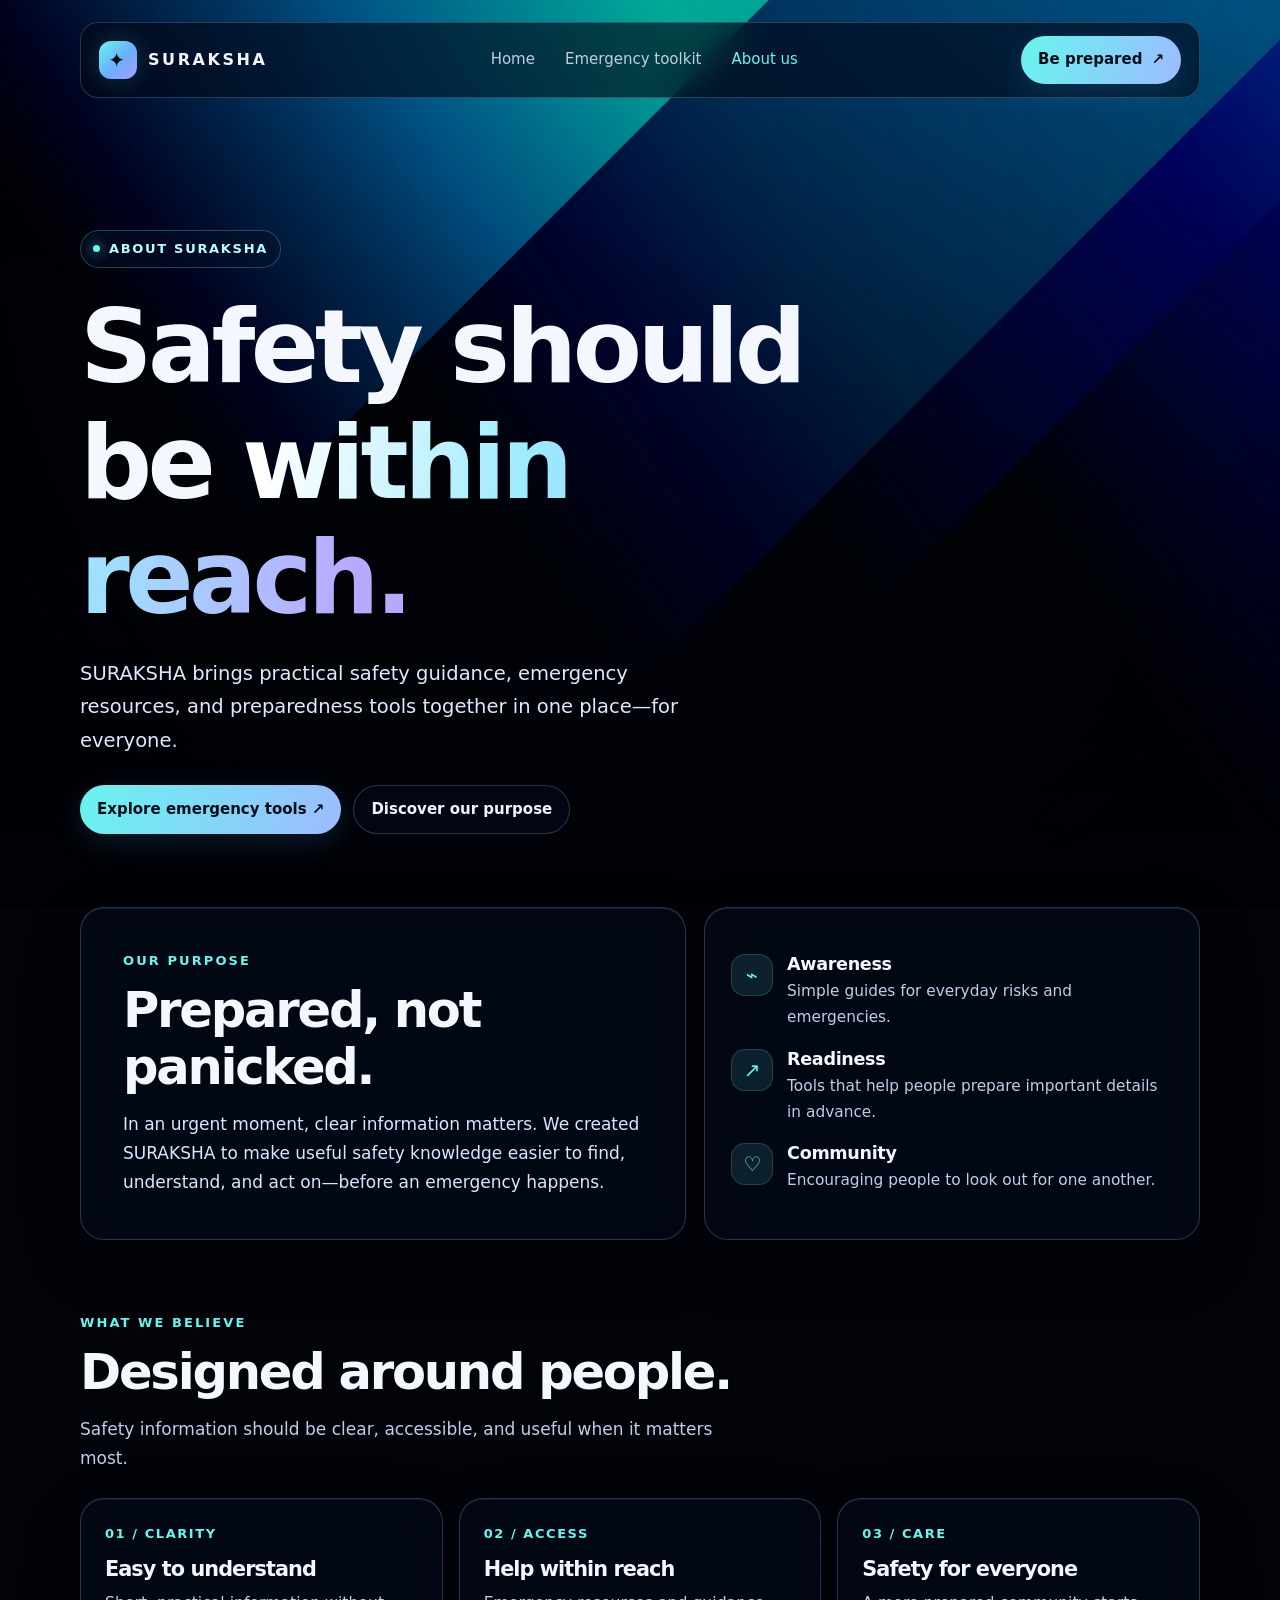
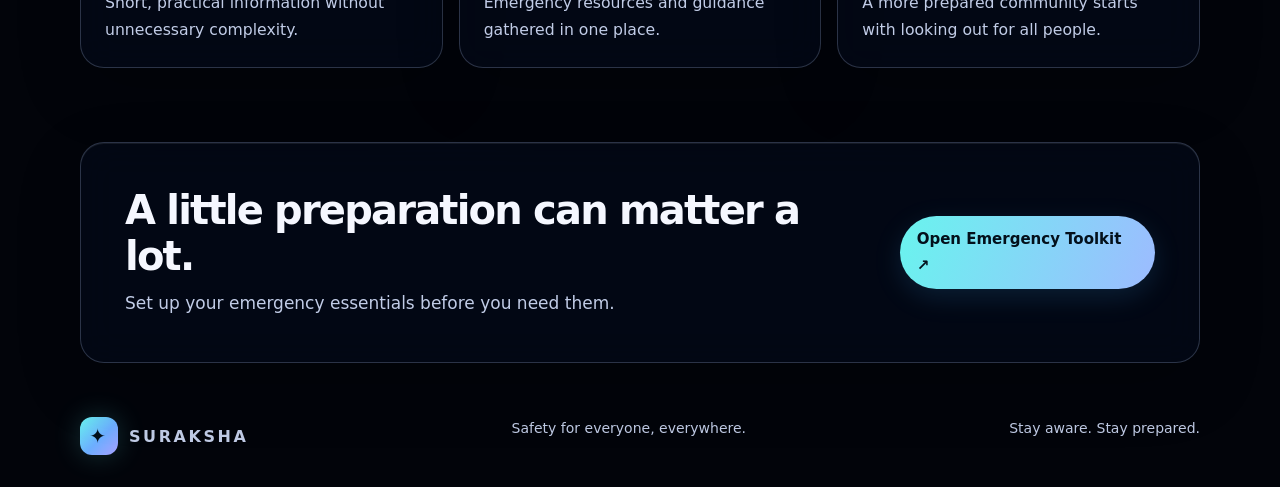
<file: Suraksha/about.html>
<!DOCTYPE html>
<html lang="en">
<head>
  <meta charset="UTF-8">
  <meta name="viewport" content="width=device-width, initial-scale=1">
  <meta name="theme-color" content="#03050c">
  <title>About SURAKSHA</title>
  <style>
    :root {
      --text: #f5f7ff;
      --muted: #c1cce7;
      --line: rgba(185, 211, 255, .22);
      --glass: rgba(4, 10, 28, .60);
      --cyan: #69f4ee;
      --blue: #6caeff;
      --violet: #a7a0ff;
    }
    * { box-sizing: border-box; }
    html { scroll-behavior: smooth; }
    body {
      margin: 0;
      min-height: 100vh;
      color: var(--text);
      background: #02040a;
      font: 17px/1.7 "Segoe UI", system-ui, -apple-system, Arial, sans-serif;
    }
    .backdrop {
      position: fixed;
      inset: 0;
      z-index: -2;
      background-image:
        linear-gradient(180deg, rgba(1, 4, 14, .30), rgba(1, 4, 14, .70)),
        url("[data-uri]");
      background-size: cover;
      background-position: center;
      background-repeat: no-repeat;
      transform: scale(1.02);
    }
    .backdrop::after {
      content: "";
      position: absolute;
      inset: 0;
      background: radial-gradient(ellipse at 50% 20%, transparent 0%, rgba(0,0,0,.25) 70%, rgba(0,0,0,.5) 100%);
    }
    a { color: inherit; text-decoration: none; }
    a:focus-visible { outline: 3px solid var(--cyan); outline-offset: 4px; }
    .wrap { width: min(1120px, calc(100% - 36px)); margin: auto; }
    .nav {
      display: flex; align-items: center; justify-content: space-between;
      gap: 18px; margin: 22px auto 0; padding: 13px 18px;
      border: 1px solid var(--line); border-radius: 18px;
      background: rgba(2, 7, 22, .62); backdrop-filter: blur(18px);
      -webkit-backdrop-filter: blur(18px);
    }
    .brand { display: flex; align-items: center; gap: 11px; font-size: 1rem; font-weight: 800; letter-spacing: .16em; }
    .brand-mark {
      display: grid; place-items: center; width: 38px; height: 38px; border-radius: 12px;
      color: #04101a; font-size: 20px; background: linear-gradient(135deg, var(--cyan), var(--blue) 55%, var(--violet));
      box-shadow: 0 0 28px rgba(105,244,238,.2);
    }
    .nav-links { display: flex; align-items: center; gap: clamp(14px, 3vw, 30px); color: #e1e9ff; font-size: 15px; }
    .nav-links a { opacity: .85; transition: opacity .2s, color .2s; }
    .nav-links a:hover, .nav-links a[aria-current="page"] { opacity: 1; color: var(--cyan); }
    .nav-cta, .button {
      display: inline-flex; justify-content: center; align-items: center; gap: 9px;
      padding: 11px 17px; border-radius: 999px; font-weight: 750; font-size: 15px;
      color: #03101b; background: linear-gradient(110deg, var(--cyan), #9dbbff);
      border: 0; box-shadow: 0 8px 28px rgba(68, 177, 255, .15);
      transition: transform .2s, filter .2s;
    }
    .nav-cta:hover, .button:hover { transform: translateY(-2px); filter: brightness(1.08); }
    .hero { padding: clamp(70px, 11vw, 132px) 0 55px; max-width: 850px; }
    .eyebrow {
      display: inline-flex; align-items: center; gap: 9px; padding: 7px 12px;
      border: 1px solid rgba(105,244,238,.28); border-radius: 999px;
      background: rgba(4, 17, 39, .52); color: #b9fffb; font-size: 13px;
      font-weight: 800; letter-spacing: .13em; text-transform: uppercase;
    }
    .eyebrow::before { content: ""; width: 7px; height: 7px; border-radius: 50%; background: var(--cyan); box-shadow: 0 0 13px var(--cyan); }
    h1, h2, h3 { line-height: 1.15; letter-spacing: -.045em; }
    h1 { margin: 22px 0 20px; font-size: clamp(3rem, 8vw, 6.3rem); max-width: 12ch; }
    .gradient-text { color: transparent; background: linear-gradient(100deg, #fff 5%, #9beaff 45%, #b8a9ff 90%); background-clip: text; -webkit-background-clip: text; }
    .hero p { max-width: 650px; color: #e0e8ff; font-size: clamp(1.05rem, 2vw, 1.22rem); margin: 0; }
    .hero-actions { display: flex; flex-wrap: wrap; gap: 12px; margin-top: 28px; }
    .button.secondary { color: #eff4ff; background: rgba(5, 12, 31, .52); border: 1px solid var(--line); box-shadow: none; }
    .section-label { color: var(--cyan); font-size: 13px; font-weight: 800; letter-spacing: .16em; text-transform: uppercase; margin-bottom: 10px; }
    .section-title { font-size: clamp(2rem, 4vw, 3.1rem); margin: 0 0 14px; }
    .section-intro { color: var(--muted); max-width: 660px; margin: 0; }
    .glass {
      background: var(--glass); border: 1px solid var(--line); border-radius: 24px;
      backdrop-filter: blur(18px); -webkit-backdrop-filter: blur(18px);
      box-shadow: 0 22px 65px rgba(0,0,0,.20), inset 0 1px rgba(255,255,255,.07);
    }
    .mission { display: grid; grid-template-columns: 1.1fr .9fr; gap: 18px; margin: 18px 0 72px; }
    .mission-main { padding: clamp(24px, 4vw, 42px); }
    .mission-main p { color: #dbe5ff; margin: 0; }
    .mission-side { padding: 26px; display: flex; flex-direction: column; justify-content: center; gap: 18px; }
    .stat { display: flex; align-items: flex-start; gap: 14px; }
    .stat-icon { flex: 0 0 42px; height: 42px; display: grid; place-items: center; border-radius: 14px; color: var(--cyan); background: rgba(93,221,255,.11); border: 1px solid rgba(105,244,238,.18); font-size: 20px; }
    .stat h3 { margin: 0 0 4px; font-size: 1.1rem; letter-spacing: -.02em; }
    .stat p { margin: 0; color: var(--muted); font-size: .96rem; }
    .values { padding: 0 0 74px; }
    .value-grid { display: grid; grid-template-columns: repeat(3, 1fr); gap: 16px; margin-top: 25px; }
    .value-card { padding: 24px; transition: transform .2s, border-color .2s; }
    .value-card:hover { transform: translateY(-5px); border-color: rgba(105,244,238,.5); }
    .value-number { color: var(--cyan); font-size: 13px; font-weight: 800; letter-spacing: .12em; }
    .value-card h3 { margin: 13px 0 8px; font-size: 1.3rem; }
    .value-card p { color: var(--muted); margin: 0; font-size: .98rem; }
    .cta { margin-bottom: 30px; padding: clamp(25px, 5vw, 44px); display: flex; align-items: center; justify-content: space-between; gap: 24px; }
    .cta h2 { font-size: clamp(1.7rem, 4vw, 2.5rem); margin: 0 0 10px; }
    .cta p { color: var(--muted); margin: 0; }
    footer { display: flex; justify-content: space-between; gap: 16px; flex-wrap: wrap; padding: 24px 0 32px; color: #c0cbe5; font-size: 14px; }
    @media (max-width: 760px) {
      .nav { flex-wrap: wrap; }
      .nav-links { order: 3; width: 100%; justify-content: space-between; flex-wrap: wrap; }
      .nav-cta { display: none; }
      .hero { padding-top: 76px; }
      .mission, .value-grid { grid-template-columns: 1fr; }
      .cta { align-items: flex-start; flex-direction: column; }
    }
    @media (prefers-reduced-motion: reduce) {
      html { scroll-behavior: auto; }
      *, *::before, *::after { transition: none !important; }
    }
  </style>
</head>
<body>
  <div class="backdrop" aria-hidden="true"></div>
  <div class="wrap">
    <nav class="nav" aria-label="Main navigation">
      <a class="brand" href="home.html"><span class="brand-mark">✦</span><span>SURAKSHA</span></a>
      <div class="nav-links">
        <a href="home.html">Home</a>
        <a href="tool.html">Emergency toolkit</a>
        <a href="about.html" aria-current="page">About us</a>
      </div>
      <a class="nav-cta" href="tool.html">Be prepared <span aria-hidden="true">↗</span></a>
    </nav>

    <header class="hero">
      <div class="eyebrow">About SURAKSHA</div>
      <h1>Safety should be <span class="gradient-text">within reach.</span></h1>
      <p>SURAKSHA brings practical safety guidance, emergency resources, and preparedness tools together in one place—for everyone.</p>
      <div class="hero-actions">
        <a class="button" href="tool.html">Explore emergency tools ↗</a>
        <a class="button secondary" href="#our-purpose">Discover our purpose</a>
      </div>
    </header>

    <main>
      <section class="mission" id="our-purpose" aria-labelledby="purpose-title">
        <article class="glass mission-main">
          <div class="section-label">Our purpose</div>
          <h2 class="section-title" id="purpose-title">Prepared, not panicked.</h2>
          <p>In an urgent moment, clear information matters. We created SURAKSHA to make useful safety knowledge easier to find, understand, and act on—before an emergency happens.</p>
        </article>
        <aside class="glass mission-side" aria-label="What guides us">
          <div class="stat">
            <div class="stat-icon" aria-hidden="true">⌁</div>
            <div><h3>Awareness</h3><p>Simple guides for everyday risks and emergencies.</p></div>
          </div>
          <div class="stat">
            <div class="stat-icon" aria-hidden="true">↗</div>
            <div><h3>Readiness</h3>
                <p>Tools that help people prepare important details in advance.</p>
            </div>
          </div>
          <div class="stat">
            <div class="stat-icon" aria-hidden="true">♡</div>
            <div><h3>Community</h3>
                <p>Encouraging people to look out for one another.</p>
            </div>
          </div>
        </aside>
      </section>

      <section class="values" aria-labelledby="values-title">
        <div class="section-label">What we believe</div>
        <h2 class="section-title" id="values-title">Designed around people.</h2>
        <p class="section-intro">Safety information should be clear, accessible, and useful when it matters most.</p>
        <div class="value-grid">
          <article class="glass value-card">
            <div class="value-number">01 / CLARITY</div>
            <h3>Easy to understand</h3>
            <p>Short, practical information without unnecessary complexity.</p>
          </article>
          <article class="glass value-card">
            <div class="value-number">02 / ACCESS</div>
            <h3>Help within reach</h3>
            <p>Emergency resources and guidance gathered in one place.</p>
          </article>
          <article class="glass value-card">
            <div class="value-number">03 / CARE</div>
            <h3>Safety for everyone</h3>
            <p>A more prepared community starts with looking out for all people.</p>
          </article>
        </div>
      </section>

      <section class="glass cta" aria-labelledby="cta-title">
        <div>
          <h2 id="cta-title">A little preparation can matter a lot.</h2>
          <p>Set up your emergency essentials before you need them.</p>
        </div>
        <a class="button" href="tool.html">Open Emergency Toolkit ↗</a>
      </section>
    </main>

    <footer>
      <a class="brand" href="home.html"><span class="brand-mark">✦</span><span>SURAKSHA</span></a>
      <span>Safety for everyone, everywhere.</span>
      <span>Stay aware. Stay prepared.</span>
    </footer>
  </div>
</body>
</html>
</file>
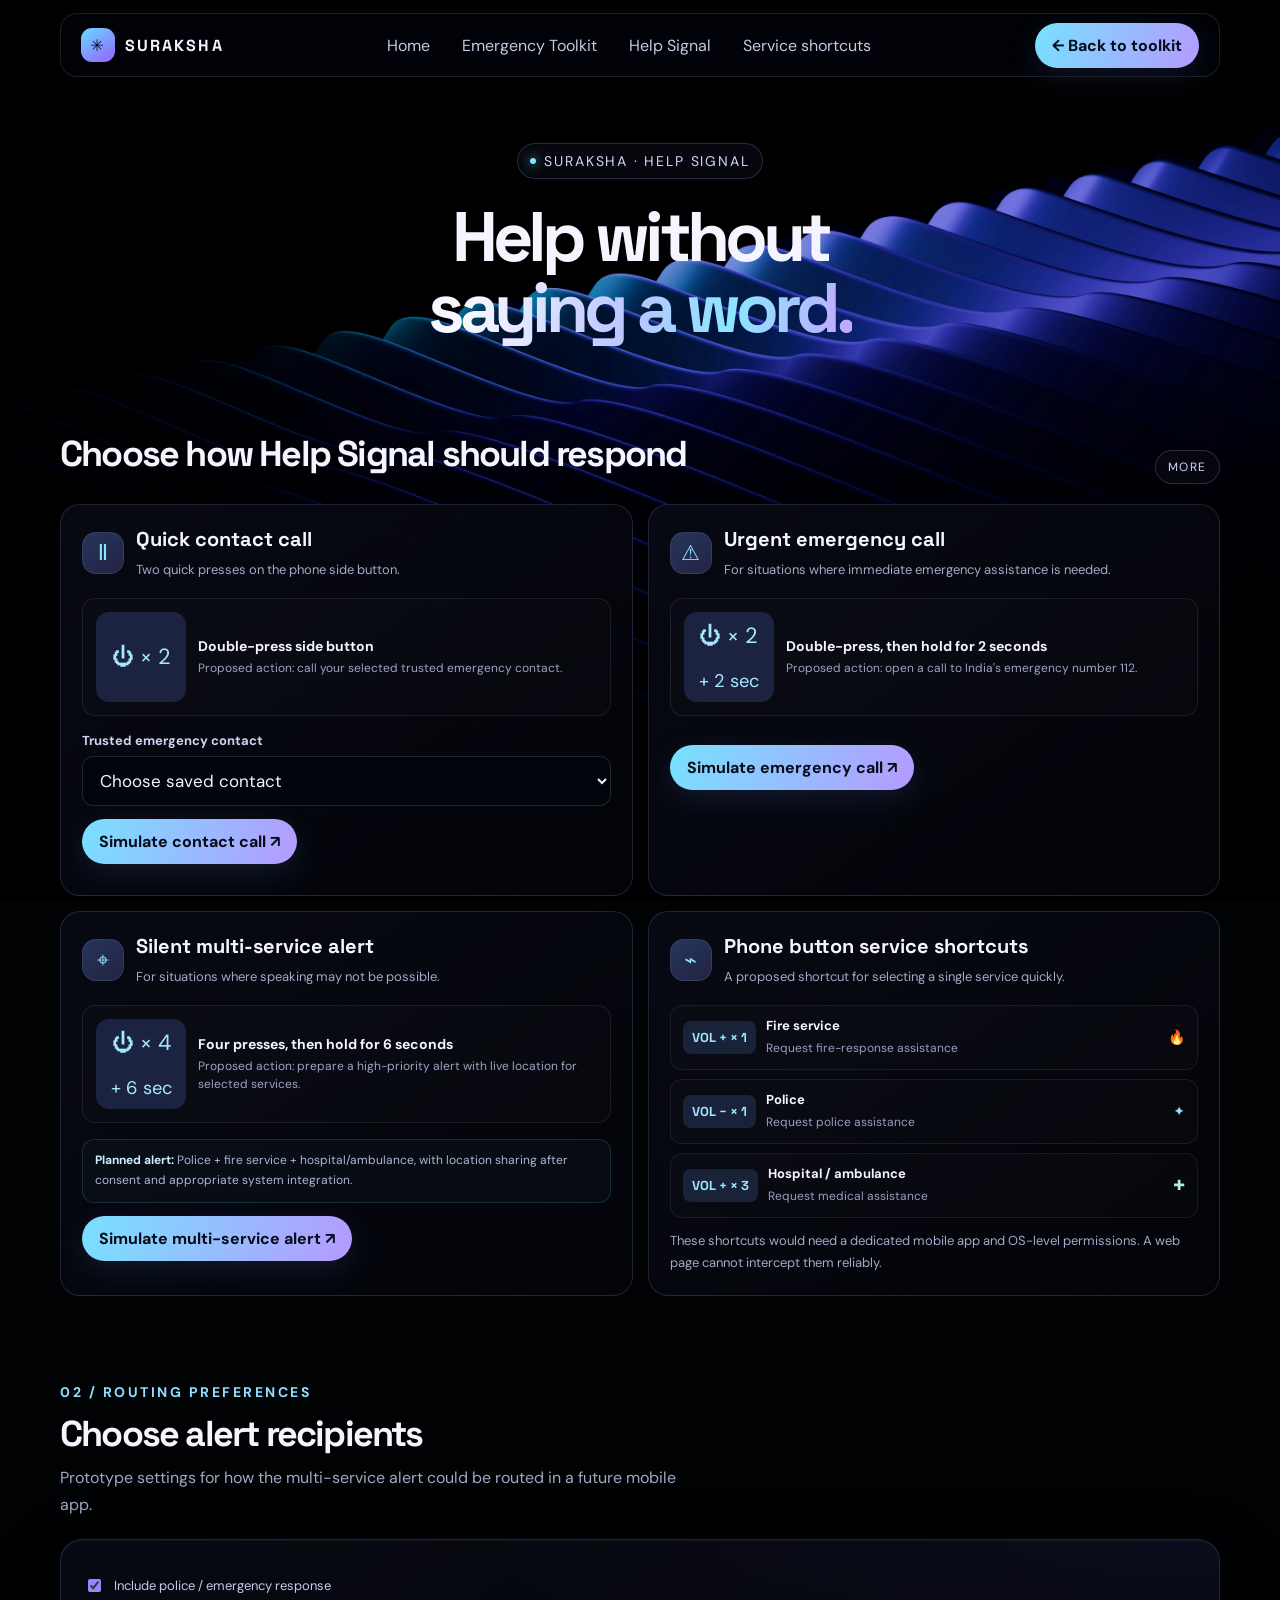
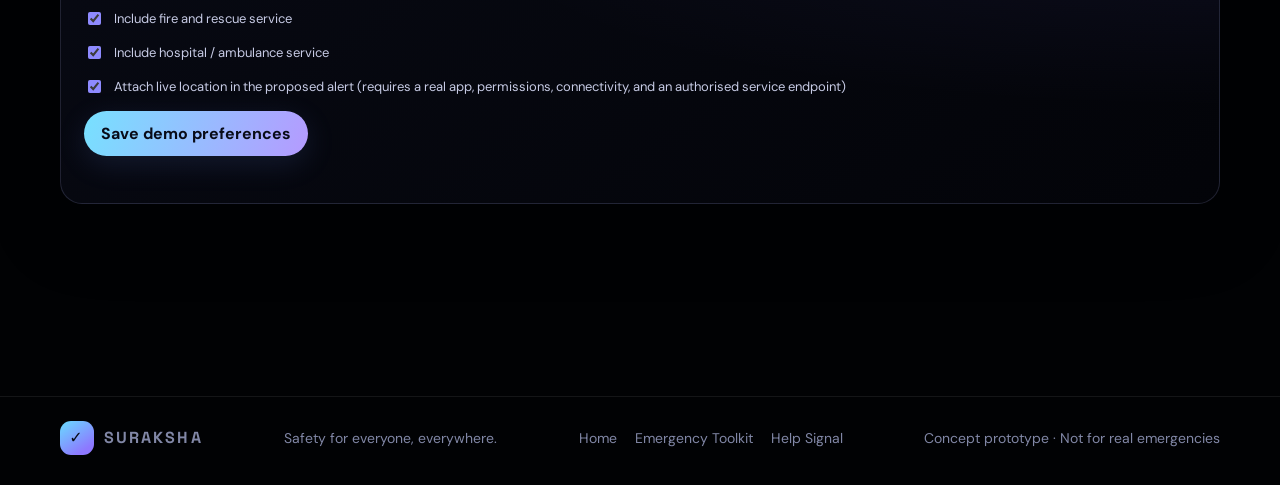
<file: Suraksha/help-signal.html>
<!DOCTYPE html>
<html lang="en">
 <head>
  <meta charset="utf-8"/>
  <meta content="width=device-width, initial-scale=1" name="viewport"/>
  <meta content="#010204" name="theme-color"/>
  <title>
   SURAKSHA — Help Signal Setup
  </title>
  <style>
   @import url('https://fonts.googleapis.com/css2?family=DM+Sans:wght@400;500;600;700&family=Space+Grotesk:wght@400;500;600;700&display=swap');
:root {
  --bg:#010204;
  --panel:rgba(7,9,19,.84);
  --line:rgba(193,196,255,.16);
  --text:#f5f5ff;
  --muted:#a3a6c3;
  --blue:#67d9ff;
  --violet:#b38aff;
  --font:'DM Sans',system-ui,sans-serif;
  --display:'Space Grotesk',var(--font)
}
* {
  box-sizing:border-box
}
html {
  scroll-behavior:smooth;
  scroll-padding-top:100px
}
body {
  margin:0;
  background:var(--bg);
  color:var(--text);
  font-family:var(--font);
  font-size:16px;
  overflow-x:hidden
}
a {
  color:inherit;
  text-decoration:none
}
button,input,select {
  font:inherit
}
button {
  cursor:pointer
}
::selection {
  background:#8e75ff;
  color:white
}
.site-bg {
  position:fixed;
  inset:0;
  z-index:-2;
  pointer-events:none;
  overflow:hidden;
  background:radial-gradient(ellipse at 17% 32%,rgba(28,88,147,.09),transparent 34%),radial-gradient(ellipse at 78% 37%,rgba(112,57,159,.09),transparent 35%),#010204
}
.site-bg:before {
  content:"";
  position:absolute;
  inset:-10%;
  opacity:.95;
  background-image:radial-gradient(1px 1px at 3% 9%,#fff 98%,transparent),radial-gradient(1px 1px at 8% 47%,#d8e8ff 98%,transparent),radial-gradient(2px 2px at 12% 76%,#fff 98%,transparent),radial-gradient(1px 1px at 17% 22%,#d7c9ff 98%,transparent),radial-gradient(1.5px 1.5px at 22% 59%,#fff 98%,transparent),radial-gradient(1px 1px at 28% 11%,#e6e4ff 98%,transparent),radial-gradient(1px 1px at 34% 38%,#fff 98%,transparent),radial-gradient(2px 2px at 39% 82%,#c9dfff 98%,transparent),radial-gradient(1px 1px at 45% 19%,#e1dcff 98%,transparent),radial-gradient(1px 1px at 51% 63%,#fff 98%,transparent),radial-gradient(1.5px 1.5px at 57% 31%,#d8ccff 98%,transparent),radial-gradient(1px 1px at 62% 88%,#fff 98%,transparent),radial-gradient(2px 2px at 68% 12%,#fff 98%,transparent),radial-gradient(1px 1px at 73% 48%,#d7e6ff 98%,transparent),radial-gradient(1px 1px at 79% 27%,#fff 98%,transparent),radial-gradient(1.5px 1.5px at 84% 71%,#e2d8ff 98%,transparent),radial-gradient(1px 1px at 91% 18%,#fff 98%,transparent),radial-gradient(2px 2px at 96% 56%,#f8f6ff 98%,transparent),radial-gradient(1px 1px at 94% 91%,#d9e7ff 98%,transparent),radial-gradient(1px 1px at 6% 92%,#fff 98%,transparent),radial-gradient(1px 1px at 31% 95%,#d4d2e8 98%,transparent),radial-gradient(1px 1px at 48% 45%,#fff 98%,transparent),radial-gradient(1px 1px at 65% 54%,#fff 98%,transparent),radial-gradient(1px 1px at 88% 39%,#fff 98%,transparent);
  background-size:100% 100%;
  animation:drift 100s linear infinite
}
.site-bg:after {
  content:"";
  position:absolute;
  width:min(90vw,1100px);
  aspect-ratio:1;
  left:50%;
  top:-380px;
  transform:translateX(-50%);
  border-radius:50%;
  border:1px solid #aea4ff12;
  box-shadow:0 0 0 55px #aea4ff06,0 0 0 120px #69aaff05,0 0 0 190px #aea4ff03
}
@keyframes drift {
  to {
    transform:translate3d(-1.5%,1%,0)
  }
}
.wrap {
  width:min(1160px,calc(100% - 40px));
  margin:auto
}
.nav-wrap {
  position:sticky;
  top:0;
  z-index:10;
  padding:13px 0 0
}
.nav {
  width:min(1160px,calc(100% - 40px));
  margin:auto;
  min-height:64px;
  padding:0 20px;
  display:flex;
  align-items:center;
  justify-content:space-between;
  gap:18px;
  border:1px solid #ffffff1c;
  border-radius:17px;
  background:#020309d9;
  backdrop-filter:blur(22px)
}
.brand {
  display:flex;
  align-items:center;
  gap:10px;
  font-family:var(--display);
  font-weight:700;
  letter-spacing:.13em;
  font-size:16px
}
.brand-icon {
  width:34px;
  height:34px;
  border-radius:11px;
  display:grid;
  place-items:center;
  background:linear-gradient(145deg,#69dcff,#8d78ff 80%);
  color:#080b18
}
.brand-icon svg {
  width:20px;
  height:20px
}
.nav-links {
  display:flex;
  gap:clamp(15px,3vw,32px);
  color:#c6c8df;
  font-size:14px
}
.nav-links a:hover {
  color:white
}
.btn {
  display:inline-flex;
  align-items:center;
  justify-content:center;
  gap:8px;
  border:1px solid var(--line);
  border-radius:999px;
  padding:12px 17px;
  font-size:14px;
  font-weight:700;
  transition:.2s
}
.btn:hover {
  transform:translateY(-2px)
}
.primary {
  border:0;
  color:#080b18;
  background:linear-gradient(110deg,#77e1ff,#b59aff);
  box-shadow:0 8px 30px #6f97ff22
}
.ghost {
  background:#ffffff08
}
.menu-toggle {
  display:none;
  border:1px solid var(--line);
  background:#17182c;
  color:white;
  border-radius:10px;
  padding:8px
}
.mobile-menu {
  display:none
}
.hero {
  padding:72px 0 34px;
  text-align:center
}
.eyebrow,.tag {
  display:inline-flex;
  align-items:center;
  gap:8px;
  border:1px solid #ada6ff38;
  background:#080911c9;
  padding:8px 12px;
  border-radius:999px;
  color:#d5d3ff;
  font-size:12px;
  letter-spacing:.13em;
  text-transform:uppercase
}
.dot {
  width:6px;
  height:6px;
  border-radius:50%;
  background:#7de3ff;
  box-shadow:0 0 12px #7de3ff
}
.hero h1 {
  font-family:var(--display);
  font-size:clamp(43px,6.4vw,76px);
  line-height:1;
  letter-spacing:-.07em;
  font-weight:600;
  margin:22px auto 17px
}
.gradient {
  background:linear-gradient(100deg,#f7f7ff 12%,#b9c5ff 48%,#8ce6ff 72%,#c6a4ff);
  -webkit-background-clip:text;
  background-clip:text;
  color:transparent
}
.hero p {
  max-width:620px;
  margin:0 auto;
  color:#aeb2cf;
  line-height:1.8;
  font-size:16px
}
.section {
  padding:32px 0 55px
}
.section-head {
  display:flex;
  justify-content:space-between;
  align-items:end;
  gap:20px;
  margin-bottom:20px
}
.kicker {
  color:#91dfff;
  font-size:12px;
  letter-spacing:.18em;
  text-transform:uppercase;
  font-weight:700;
  margin-bottom:10px
}
.section-head h2 {
  font-family:var(--display);
  font-size:clamp(25px,3vw,36px);
  letter-spacing:-.05em;
  margin:0 0 7px
}
.section-head p {
  color:var(--muted);
  margin:0;
  line-height:1.7;
  max-width:620px;
  font-size:14px
}
.setup-grid {
  display:grid;
  grid-template-columns:1fr 1fr;
  gap:16px
}
.panel {
  border:1px solid #b3b9ff29;
  border-radius:22px;
  background:linear-gradient(145deg,#080a14ed,#030409f2);
  box-shadow:0 24px 70px #0004,inset 0 1px #ffffff0b;
  padding:23px;
  position:relative;
  overflow:hidden
}
.panel:before {
  content:"";
  position:absolute;
  inset:0;
  background:radial-gradient(ellipse at 100% 0,#7771ff12,transparent 45%);
  pointer-events:none
}
.panel>* {
  position:relative
}
.panel-head {
  display:flex;
  align-items:center;
  gap:12px;
  margin-bottom:17px
}
.iconbox {
  width:42px;
  height:42px;
  border-radius:14px;
  display:grid;
  place-items:center;
  color:#8ce5ff;
  background:linear-gradient(145deg,#25365b,#242343);
  border:1px solid #53608b55;
  font-size:21px;
  flex-shrink:0
}
.panel h3 {
  font-family:var(--display);
  font-size:21px;
  margin:0 0 4px;
  letter-spacing:-.03em
}
.sub {
  font-size:13px;
  color:#9ca3c5;
  line-height:1.6;
  margin:0
}
.field-label {
  display:block;
  color:#cfd3ef;
  font-size:13px;
  font-weight:700;
  margin:15px 0 7px
}
.input-row {
  display:flex;
  gap:8px
}
.field {
  width:100%;
  min-width:0;
  padding:12px 13px;
  color:#f5f5ff;
  background:#02040b;
  border:1px solid #ffffff20;
  border-radius:11px;
  outline:none
}
.field:focus {
  border-color:#83dfff88;
  box-shadow:0 0 0 3px #83dfff12
}
.field::placeholder {
  color:#6f7697
}
.small-btn {
  border:1px solid #8ce5ff44;
  background:#132036;
  color:#a6eaff;
  border-radius:11px;
  padding:0 13px;
  font-size:13px;
  font-weight:700;
  white-space:nowrap
}
.numbers {
  display:grid;
  grid-template-columns:repeat(3,1fr);
  gap:9px;
  margin-top:14px
}
.number {
  border:1px solid #ffffff14;
  background:#ffffff04;
  border-radius:13px;
  padding:12px 10px;
  min-width:0
}
.number strong {
  display:block;
  font-size:20px;
  font-family:var(--display);
  letter-spacing:-.04em
}
.number span {
  display:block;
  color:#a2a8c5;
  font-size:12px;
  margin:3px 0 10px
}
.dial {
  display:block;
  text-align:center;
  border:1px solid #72dfbd35;
  color:#9bf0d2;
  background:#42c69b0c;
  border-radius:9px;
  padding:8px 4px;
  font-size:12px;
  font-weight:700
}
.saved-list {
  display:grid;
  gap:8px;
  margin-top:12px
}
.saved-number {
  display:flex;
  justify-content:space-between;
  align-items:center;
  gap:10px;
  border:1px solid #ffffff12;
  background:#ffffff04;
  padding:10px 12px;
  border-radius:11px;
  font-size:13px
}
.saved-number span {
  color:#aeb5d1
}
.remove {
  background:none;
  border:0;
  color:#b6a9ff;
  font-size:13px
}
.checkline {
  display:flex;
  align-items:flex-start;
  gap:10px;
  color:#c7cbe5;
  font-size:13px;
  line-height:1.6;
  margin:13px 0
}
.checkline input {
  accent-color:#8e8aff;
  margin-top:3px
}
.info {
  border:1px solid #77dfff25;
  background:#72dfff08;
  border-radius:12px;
  padding:11px 12px;
  color:#aeb8d6;
  font-size:12px;
  line-height:1.65;
  margin-top:14px
}
.info strong {
  color:#c9f2ff
}
.setup-actions {
  display:flex;
  gap:9px;
  flex-wrap:wrap;
  margin-top:16px
}
.statusline {
  font-size:12px;
  color:#8ee7c7;
  margin-top:10px;
  min-height:14px
}
.sos-btn {
  width:100%;
  border:1px solid #ff8eaa55;
  background:linear-gradient(110deg,#9e294c,#d94b70);
  color:white;
  border-radius:13px;
  padding:14px;
  font-weight:700;
  box-shadow:0 8px 26px #a82d5022
}
.sos-btn:hover {
  filter:brightness(1.1)
}
.lower {
  padding:28px 0 80px
}
.lower-head {
  text-align:center;
  margin-bottom:26px
}
.lower-head h2 {
  font-family:var(--display);
  font-size:clamp(28px,4vw,42px);
  letter-spacing:-.055em;
  margin:0 0 10px
}
.lower-head p {
  color:var(--muted);
  font-size:14px;
  line-height:1.7;
  max-width:590px;
  margin:auto
}
.guides {
  display:grid;
  grid-template-columns:repeat(3,1fr);
  gap:14px
}
.guide {
  border:1px solid #ffffff19;
  border-radius:18px;
  background:linear-gradient(145deg,#080a14e8,#030409ed);
  padding:21px;
  transition:transform .2s,border-color .2s
}
.guide:hover {
  transform:translateY(-4px);
  border-color:#79dfff55
}
.guide .emoji {
  font-size:26px;
  margin-bottom:15px
}
.guide h3 {
  font-family:var(--display);
  font-size:19px;
  margin:0 0 9px
}
.guide p {
  font-size:13px;
  line-height:1.75;
  color:#a4a9c6;
  margin:0 0 12px
}
.guide details {
  border-top:1px solid #ffffff14;
  padding-top:12px;
  color:#c6cbea;
  font-size:13px;
  line-height:1.8
}
.guide summary {
  cursor:pointer;
  color:#8de2ff;
  font-weight:700
}
.guide ul {
  padding-left:17px
}
.guide li {
  margin:5px 0
}
.response-grid {
  display:grid;
  grid-template-columns:1fr 1fr;
  gap:15px;
  margin-top:26px
}
.response {
  border:1px solid #ffffff17;
  background:#070911d9;
  border-radius:18px;
  padding:21px
}
.response h3 {
  font-family:var(--display);
  font-size:20px;
  margin:0 0 14px
}
.steps {
  display:grid;
  gap:12px
}
.step {
  display:flex;
  gap:11px;
  color:#b8bfd9;
  font-size:13px;
  line-height:1.7
}
.step b {
  width:24px;
  height:24px;
  display:grid;
  place-items:center;
  border-radius:8px;
  background:#28274a;
  color:#9ce8ff;
  flex-shrink:0
}
.footer {
  border-top:1px solid #ffffff14;
  padding:24px 0 30px;
  color:#8187a6;
  font-size:13px
}
.footer-inner {
  display:flex;
  justify-content:space-between;
  align-items:center;
  gap:15px;
  flex-wrap:wrap
}
.footer-links {
  display:flex;
  gap:18px
}
.footer a:hover {
  color:white
}
@media(max-width:800px) {
  .nav-links {
    gap:13px
  }
  .setup-grid {
    grid-template-columns:1fr
  }
  .guides {
    grid-template-columns:1fr 1fr
  }
  .panel {
    padding:20px
  }
}
@media(max-width:600px) {
  .wrap,.nav {
    width:calc(100% - 26px)
  }
  .nav {
    padding:0 12px;
    min-height:57px
  }
  .nav-links,.nav>.btn {
    display:none
  }
  .menu-toggle {
    display:block
  }
  .mobile-menu {
    position:absolute;
    top:calc(100% + 8px);
    left:13px;
    right:13px;
    padding:10px;
    border:1px solid var(--line);
    border-radius:15px;
    background:#090b18f5;
    backdrop-filter:blur(20px)
  }
  .mobile-menu.open {
    display:grid
  }
  .mobile-menu a {
    padding:11px;
    border-radius:9px;
    color:#d9dcf2
  }
  .hero {
    padding:55px 0 24px
  }
  .hero h1 {
    font-size:clamp(42px,12vw,60px)
  }
  .section-head {
    align-items:flex-start;
    flex-direction:column
  }
  .numbers {
    gap:6px
  }
  .number {
    padding:10px 7px
  }
  .number strong {
    font-size:18px
  }
  .guides,.response-grid {
    grid-template-columns:1fr
  }
  .section {
    padding-bottom:38px
  }
  .panel {
    padding:17px
  }
  .footer-inner {
    align-items:flex-start;
    flex-direction:column
  }
}
@media(prefers-reduced-motion:reduce) {
  *,*:before,*:after {
    animation:none!important;
    scroll-behavior:auto!important;
    transition:none!important
  }
}
/* Help Signal prototype page */
.help-hero {
  padding:66px 0 30px;
  text-align:center
}
.help-hero h1 {
  font-family:var(--display);
  font-size:clamp(42px,6vw,70px);
  letter-spacing:-.07em;
  line-height:1.02;
  margin:22px auto 15px
}
.help-hero p {
  max-width:680px;
  margin:auto;
  color:#aeb2cf;
  line-height:1.8;
  font-size:16px
}
.prototype-banner {
  max-width:900px;
  margin:0 auto 25px;
  padding:14px 16px;
  border:1px solid #ffcc7840;
  background:#f5a6230b;
  color:#e9d4a8;
  border-radius:14px;
  font-size:13px;
  line-height:1.7;
  text-align:left
}
.prototype-banner strong {
  color:#ffe5a8
}
.workflow-grid {
  display:grid;
  grid-template-columns:1fr 1fr;
  gap:15px
}
.workflow {
  border:1px solid #b3b9ff29;
  border-radius:20px;
  padding:21px;
  background:linear-gradient(145deg,#080a14ed,#030409f2);
  position:relative;
  overflow:hidden
}
.workflow h3 {
  font-family:var(--display);
  font-size:20px;
  margin:0 0 7px
}
.workflow p {
  font-size:13px;
  color:#a3aac8;
  line-height:1.7;
  margin:0
}
.gesture {
  display:flex;
  align-items:center;
  gap:12px;
  margin:16px 0;
  padding:13px;
  border:1px solid #ffffff14;
  background:#ffffff04;
  border-radius:13px
}
.gesture-icon {
  display:grid;
  place-items:center;
  width:90px;
  height:90px;
  border-radius:13px;
  background:#1b2340;
  color:#a5e8ff;
  font-size:22px;
  flex-shrink:0
}
.gesture strong {
  display:block;
  font-size:14px;
  margin-bottom:4px
}
.gesture span {
  font-size:12px;
  color:#9ca4c4;
  line-height:1.5;
  display:block
}
.workflow .btn {
  margin-top:13px
}
.route-list {
  display:grid;
  gap:9px;
  margin-top:15px
}
.route-row {
  display:flex;
  align-items:center;
  gap:10px;
  padding:11px 12px;
  border:1px solid #ffffff13;
  border-radius:12px;
  background:#ffffff04
}
.route-key {
  font-family:var(--display);
  font-size:13px;
  font-weight:700;
  color:#9ee7ff;
  background:#18233a;
  border-radius:8px;
  padding:8px 9px;
  white-space:nowrap
}
.route-row div:nth-child(2) {
  flex:1
}
.route-row strong {
  font-size:13px;
  display:block
}
.route-row small {
  font-size:12px;
  color:#979fbe
}
.route-row select {
  max-width:145px;
  padding:8px;
  background:#080b17;
  color:#dfe5ff;
  border:1px solid #ffffff20;
  border-radius:9px;
  font-size:12px
}
.demo-status {
  margin-top:16px;
  border:1px solid #80e6c52b;
  background:#62d7ad08;
  color:#b7c7dc;
  padding:13px 14px;
  border-radius:12px;
  font-size:13px;
  line-height:1.7;
  min-height:45px
}
.demo-status strong {
  color:#a5f0d5
}
.sim-buttons {
  display:flex;
  flex-wrap:wrap;
  gap:8px;
  margin-top:12px
}
.sim-buttons button {
  flex:1;
  min-width:155px
}
.mock-phone {
  max-width:320px;
  margin:24px auto 0;
  padding:13px;
  border:1px solid #a9b7ff3b;
  border-radius:28px;
  background:linear-gradient(145deg,#11152a,#030409);
  box-shadow:0 25px 70px #0008
}
.phone-screen {
  border:1px solid #ffffff10;
  border-radius:19px;
  padding:19px 15px;
  background:radial-gradient(ellipse at 50% 0,#29245b55,transparent 65%),#050711;
  text-align:center
}
.phone-speaker {
  height:5px;
  width:64px;
  background:#32364c;
  border-radius:99px;
  margin:0 auto 20px
}
.phone-screen .shield {
  font-size:35px;
  color:#91e7ff;
  margin-bottom:9px
}
.phone-screen h3 {
  font-family:var(--display);
  margin:0 0 7px
}
.phone-screen p {
  font-size:12px;
  line-height:1.7;
  color:#a7aecb;
  margin:0
}
.phone-side {
  width:4px;
  height:47px;
  background:#777d9a;
  position:relative;
  left:-17px;
  top:-180px;
  border-radius:4px;
  margin-bottom:-47px
}
.section-title {
  font-family:var(--display);
  font-size:clamp(26px,3.5vw,36px);
  letter-spacing:-.05em;
  margin:0 0 8px
}
.muted-copy {
  color:#a3aac8;
  font-size:14px;
  line-height:1.75;
  margin:0
}
.footer {
  margin-top:30px
}
@media(max-width:760px) {
  .workflow-grid {
    grid-template-columns:1fr
  }
  .help-hero {
    padding-top:48px
  }
  .route-row {
    flex-wrap:wrap
  }
  .route-row select {
    max-width:100%;
    width:100%
  }
}
  

  /* Readability pass: keep secondary text comfortably legible */
  body { font-size: 18px; }
  p, li, label, input, textarea, select { font-size: 17px; }
  .nav-links, .nav-links a, .mobile-menu a,
  .btn, button, .card-link, .small-link { font-size: 16px; }
  .eyebrow, .kicker, .hero-note, .status,
  .footer, .footer-links, .stage-label, .principle { font-size: 14px; }
  .card p, .stage-feature p, .mini-feature p,
  .section-head p, .manifesto p, .cta-inner p { font-size: 16px; }
  .mini-feature h4 { font-size: 15px; }
  /* Some helper labels use inline 10–13px sizes; override those too. */
  span[style*="font-size"] { font-size: 14px !important; }
  @media (max-width: 640px) {
    body { font-size: 17px; }
    p, li, label, input, textarea, select { font-size: 16px; }
    .nav-links, .nav-links a, .mobile-menu a,
    .btn, button, .card-link, .small-link { font-size: 15px; }
    .eyebrow, .kicker, .hero-note, .status,
    .footer, .footer-links, .stage-label, .principle { font-size: 14px; }
    .card p, .stage-feature p, .mini-feature p,
    .section-head p, .manifesto p, .cta-inner p { font-size: 15px; }
    span[style*="font-size"] { font-size: 14px !important; }
  }

  /* Black & bronze background */
.site-bg {
    background: #050505
        url("more.jpg")
        center / cover no-repeat !important;
}

.site-bg::before,
.site-bg::after {
    display: none;
}

</style>
 </head>
 <body>
  <div aria-hidden="true" class="site-bg">
  </div>
  <header class="nav-wrap">
   <nav class="nav">
    <a class="brand" href="home.html">
     <span class="brand-icon">
      ✳
     </span>
     <span>
      SURAKSHA
     </span>
    </a>
    <div class="nav-links">
     <a href="home.html">
      Home
     </a>
     <a href="tool.html">
      Emergency Toolkit
     </a>
     <a href="#gestures">
      Help Signal
     </a>
     <a href="#routing">
      Service shortcuts
     </a>
    </div>
    <a class="btn primary" href="tool.html">
     ← Back to toolkit
    </a>
    <button aria-expanded="false" aria-label="Open menu" class="menu-toggle" id="menuToggle">
     ☰
    </button>
   </nav>
   <div class="mobile-menu" id="mobileMenu">
    <a href="home.html">
     Home
    </a>
    <a href="tool.html">
     Emergency Toolkit
    </a>
    <a href="#gestures">
     Help Signal
    </a>
    <a href="#routing">
     Service shortcuts
    </a>
   </div>
  </header>
  <main>
   <section class="help-hero">
    <div class="wrap">
     <div class="eyebrow">
      <span class="dot">
      </span>
      SURAKSHA · HELP SIGNAL
     </div>
     <h1>
      Help without
      <br/>
      <span class="gradient">
       saying a word.
      </span>
     </h1>
     
    </div>
   </section>
   <section class="section" id="gestures">
    <div class="wrap">
     
     <div class="section-head">
      <div>
       <div class="kicker">
        
       </div>
       <h2>
        Choose how Help Signal should respond
       </h2>
       <p>
       
       </p>
      </div>
      <span class="tag">
       more
      </span>
     </div>
     <div class="workflow-grid">
      <article class="workflow">
       <div class="panel-head">
        <div class="iconbox">
         Ⅱ
        </div>
        <div>
         <h3>
          Quick contact call
         </h3>
         <p class="sub">
          Two quick presses on the phone side button.
         </p>
        </div>
       </div>
       <div class="gesture">
        <div class="gesture-icon">
         ⏻ × 2
        </div>
        <div>
         <strong>
          Double-press side button
         </strong>
         <span>
          Proposed action: call your selected trusted emergency contact.
         </span>
        </div>
       </div>
       <label class="field-label" for="trustedContact">
        Trusted emergency contact
       </label>
       <select class="field" id="trustedContact">
        <option value="">
         Choose saved contact
        </option>
       </select>
       <button class="btn primary" id="demoContact">
        Simulate contact call ↗
       </button>
       <p class="sub" style="margin-top:10px">
        
       </p>
      </article>
      <article class="workflow">
       <div class="panel-head">
        <div class="iconbox">
         ⚠
        </div>
        <div>
         <h3>
          Urgent emergency call
         </h3>
         <p class="sub">
          For situations where immediate emergency assistance is needed.
         </p>
        </div>
       </div>
       <div class="gesture">
        <div class="gesture-icon">
         ⏻ × 2
         <br/>
         <small>
          + 2 sec
         </small>
        </div>
        <div>
         <strong>
          Double-press, then hold for 2 seconds
         </strong>
         <span>
          Proposed action: open a call to India's emergency number 112.
         </span>
        </div>
       </div>
       <button class="btn primary" id="demoPolice">
        Simulate emergency call ↗
       </button>
       <p class="sub" style="margin-top:10px">
      
       </p>
      </article>
      <article class="workflow">
       <div class="panel-head">
        <div class="iconbox">
         ⌖
        </div>
        <div>
         <h3>
          Silent multi-service alert
         </h3>
         <p class="sub">
          For situations where speaking may not be possible.
         </p>
        </div>
       </div>
       <div class="gesture">
        <div class="gesture-icon">
         ⏻ × 4
         <br/>
         <small>
          + 6 sec
         </small>
        </div>
        <div>
         <strong>
          Four presses, then hold for 6 seconds
         </strong>
         <span>
          Proposed action: prepare a high-priority alert with live location for selected services.
         </span>
        </div>
       </div>
       <div class="info">
        <strong>
         Planned alert:
        </strong>
        Police + fire service + hospital/ambulance, with location sharing after consent and appropriate system integration.
       </div>
       <button class="btn primary" id="demoAll">
        Simulate multi-service alert ↗
       </button>
      </article>
      <article class="workflow">
       <div class="panel-head">
        <div class="iconbox">
         ⌁
        </div>
        <div>
         <h3>
          Phone button service shortcuts
         </h3>
         <p class="sub">
          A proposed shortcut for selecting a single service quickly.
         </p>
        </div>
       </div>
       <div class="route-list">
        <div class="route-row">
         <span class="route-key">
          VOL + × 1
         </span>
         <div>
          <strong>
           Fire service
          </strong>
          <small>
           Request fire-response assistance
          </small>
         </div>
         <span style="color:#ffbd83;font-size:13px">
          🔥
         </span>
        </div>
        <div class="route-row">
         <span class="route-key">
          VOL − × 1
         </span>
         <div>
          <strong>
           Police
          </strong>
          <small>
           Request police assistance
          </small>
         </div>
         <span style="color:#8fe2ff;font-size:13px">
          ✦
         </span>
        </div>
        <div class="route-row">
         <span class="route-key">
          VOL + × 3
         </span>
         <div>
          <strong>
           Hospital / ambulance
          </strong>
          <small>
           Request medical assistance
          </small>
         </div>
         <span style="color:#a7f0d2;font-size:13px">
          ✚
         </span>
        </div>
       </div>
       <p class="sub" style="margin-top:12px">
        These shortcuts would need a dedicated mobile app and OS-level permissions. A web page cannot intercept them reliably.
       </p>
      </article>
     </div>
     
    </div>
   </section>
   <section class="section" id="routing">
    <div class="wrap">
     <div class="section-head">
      <div>
       <div class="kicker">
        02 / Routing preferences
       </div>
       <h2>
        Choose alert recipients
       </h2>
       <p>
        Prototype settings for how the multi-service alert could be routed in a future mobile app.
       </p>
      </div>
     </div>
     <div class="panel">
      <label class="checkline">
       <input checked="" id="routePolice" type="checkbox"/>
       <span>
        Include police / emergency response
       </span>
      </label>
      <label class="checkline">
       <input checked="" id="routeFire" type="checkbox"/>
       <span>
        Include fire and rescue service
       </span>
      </label>
      <label class="checkline">
       <input checked="" id="routeMedical" type="checkbox"/>
       <span>
        Include hospital / ambulance service
       </span>
      </label>
      <label class="checkline">
       <input checked="" id="routeLocation" type="checkbox"/>
       <span>
        Attach live location in the proposed alert (requires a real app, permissions, connectivity, and an authorised service endpoint)
       </span>
      </label>
      <button class="btn primary" id="savePrefs">
       Save demo preferences
      </button>
      <div aria-live="polite" class="statusline" id="prefsStatus">
       
      </div>
     </div>
    </div>
   </section>
   <section class="section">
    <div class="wrap">
     <div class="section-head">
      
     </div>
    </div>
   </section>
  </main>
  <footer class="footer">
   <div class="wrap footer-inner">
    <a class="brand" href="home.html">
     <span class="brand-icon">
      ✓
     </span>
     <span>
      SURAKSHA
     </span>
    </a>
    <span>
     Safety for everyone, everywhere.
    </span>
    <div class="footer-links">
     <a href="home.html">
      Home
     </a>
     <a href="emergency.html">
      Emergency Toolkit
     </a>
     <a href="#gestures">
      Help Signal
     </a>
    </div>
    <span>
     Concept prototype · Not for real emergencies
    </span>
   </div>
  </footer>
  <script>
   const $=id=>document.getElementById(id);
const menu=$('mobileMenu'),toggle=$('menuToggle');
toggle.addEventListener('click',()=> {
  const open=menu.classList.toggle('open');
  toggle.setAttribute('aria-expanded',String(open));
  toggle.textContent=open?'✕':'☰'
});
menu.querySelectorAll('a').forEach(a=>a.addEventListener('click',()=> {
  menu.classList.remove('open');
  toggle.setAttribute('aria-expanded','false');
  toggle.textContent='☰'
}));
function loadContacts()  {
  let list=[];
  try  {
    list=JSON.parse(localStorage.getItem('surakshaEmergencyContacts')||'[]')
  }
  catch  {
  }
  const select=$('trustedContact');
  list.forEach(c=> {
    const opt=document.createElement('option');
    opt.value=c.phone;
    opt.textContent=c.name+' · '+c.phone;
    select.appendChild(opt)
  });
  if(!list.length)  {
    const opt=document.createElement('option');
    opt.value='';
    opt.textContent='No saved contacts — add one in Emergency Toolkit';
    select.appendChild(opt)
  }
}
function showDemo(title,details)  {
  $('demoStatus').innerHTML='<strong>'+title+'</strong> '+details+' <br><span style="color:#e7c991">Demo only: no call was placed and no location or message was transmitted.</span>'
}
$('demoContact').addEventListener('click',()=> {
  const val=$('trustedContact').value;
  const label=$('trustedContact').selectedOptions[0]?.textContent||'';
  showDemo('Contact-call simulation.',val?'Would open a call to '+label+'.':'No contact selected. Save a trusted contact in the Emergency Toolkit first.')
});
$('demoPolice').addEventListener('click',()=>showDemo('Emergency-call simulation.','Would open the emergency call flow for 112 after the proposed side-button gesture.'));
$('demoAll').addEventListener('click',()=> {
  const services=[];
  if($('routePolice').checked)services.push('police');
  if($('routeFire').checked)services.push('fire service');
  if($('routeMedical').checked)services.push('hospital / ambulance');
  const loc=$('routeLocation').checked?'with a live-location attachment (if permission and a real integration were available)':'without a location attachment';
  showDemo('Multi-service alert preview.',services.length?'Would prepare an alert for '+services.join(', ')+' '+loc+'.':'No services selected. Choose at least one recipient in Routing preferences.')
});
$('savePrefs').addEventListener('click',()=> {
  $('prefsStatus').textContent='Demo preferences saved in this page session only. No emergency service is connected.'
});
loadContacts();
  </script>
 </body>
</html>
</file>
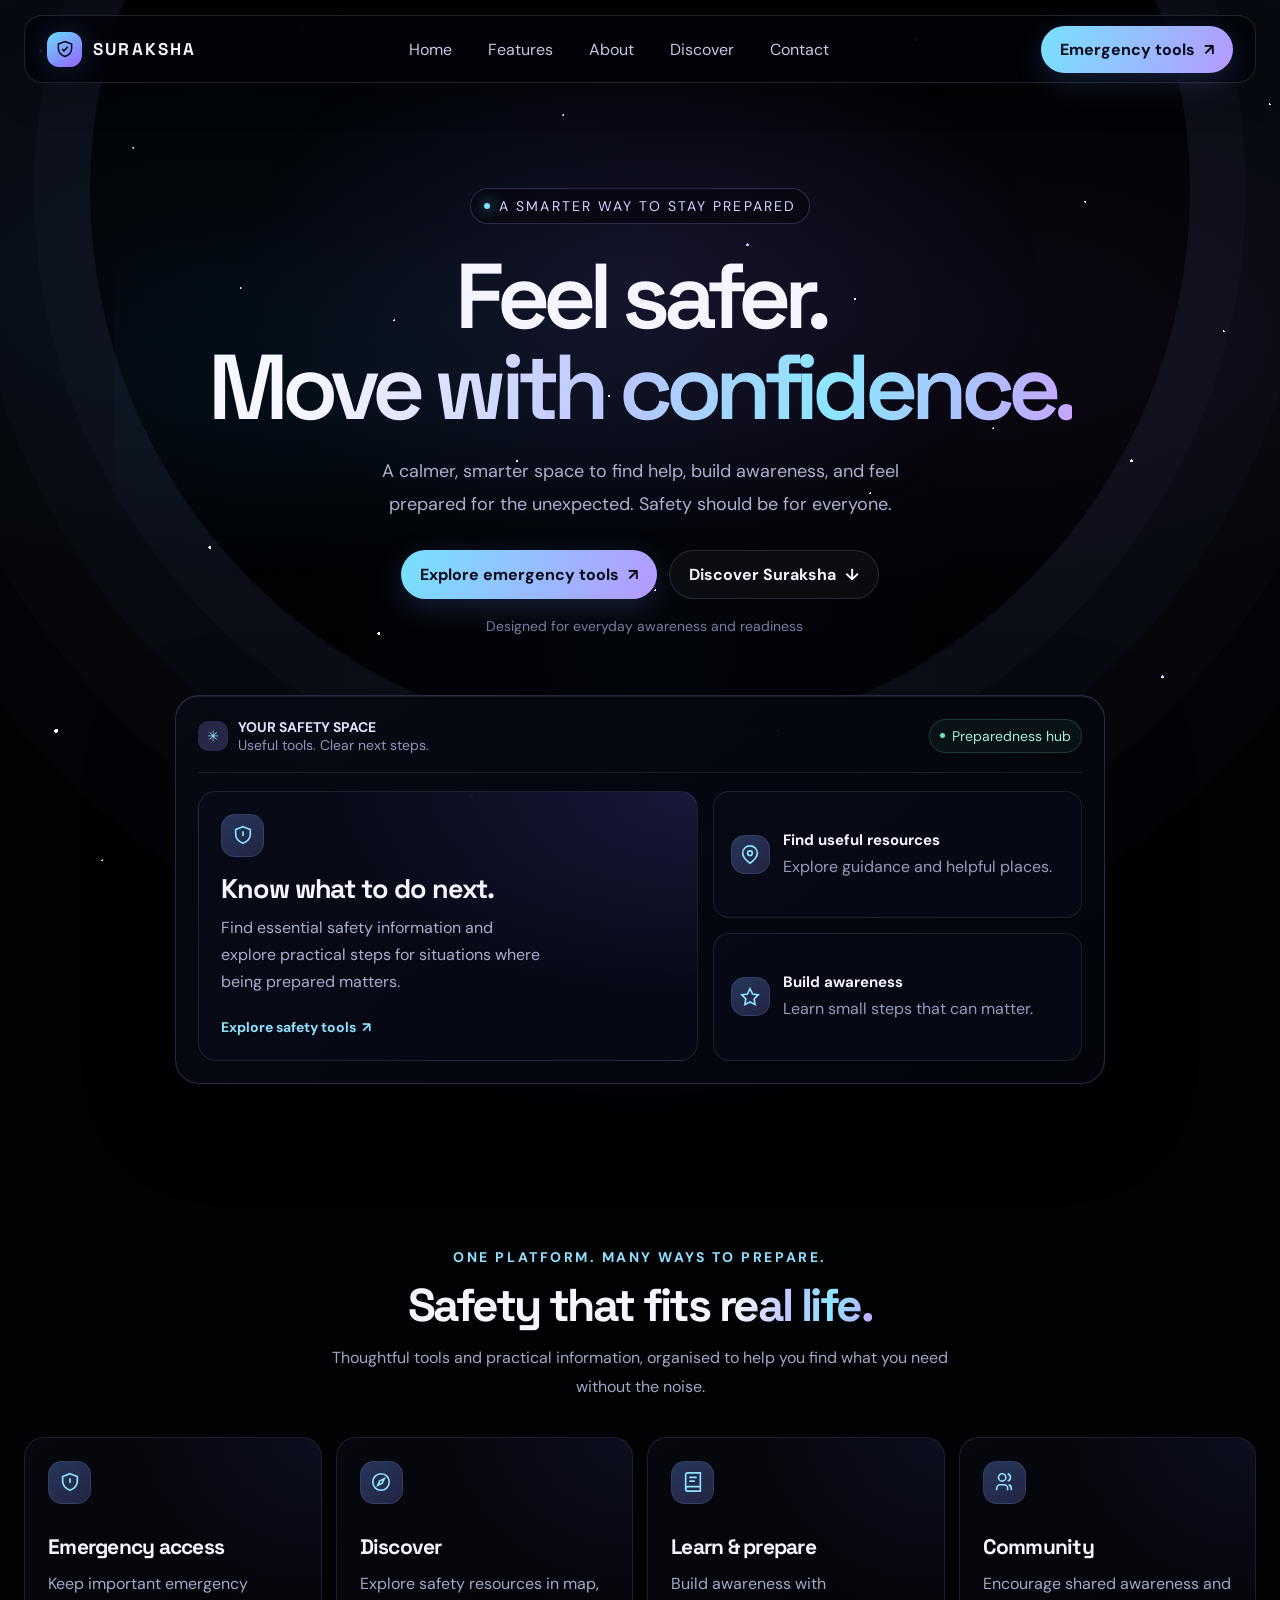
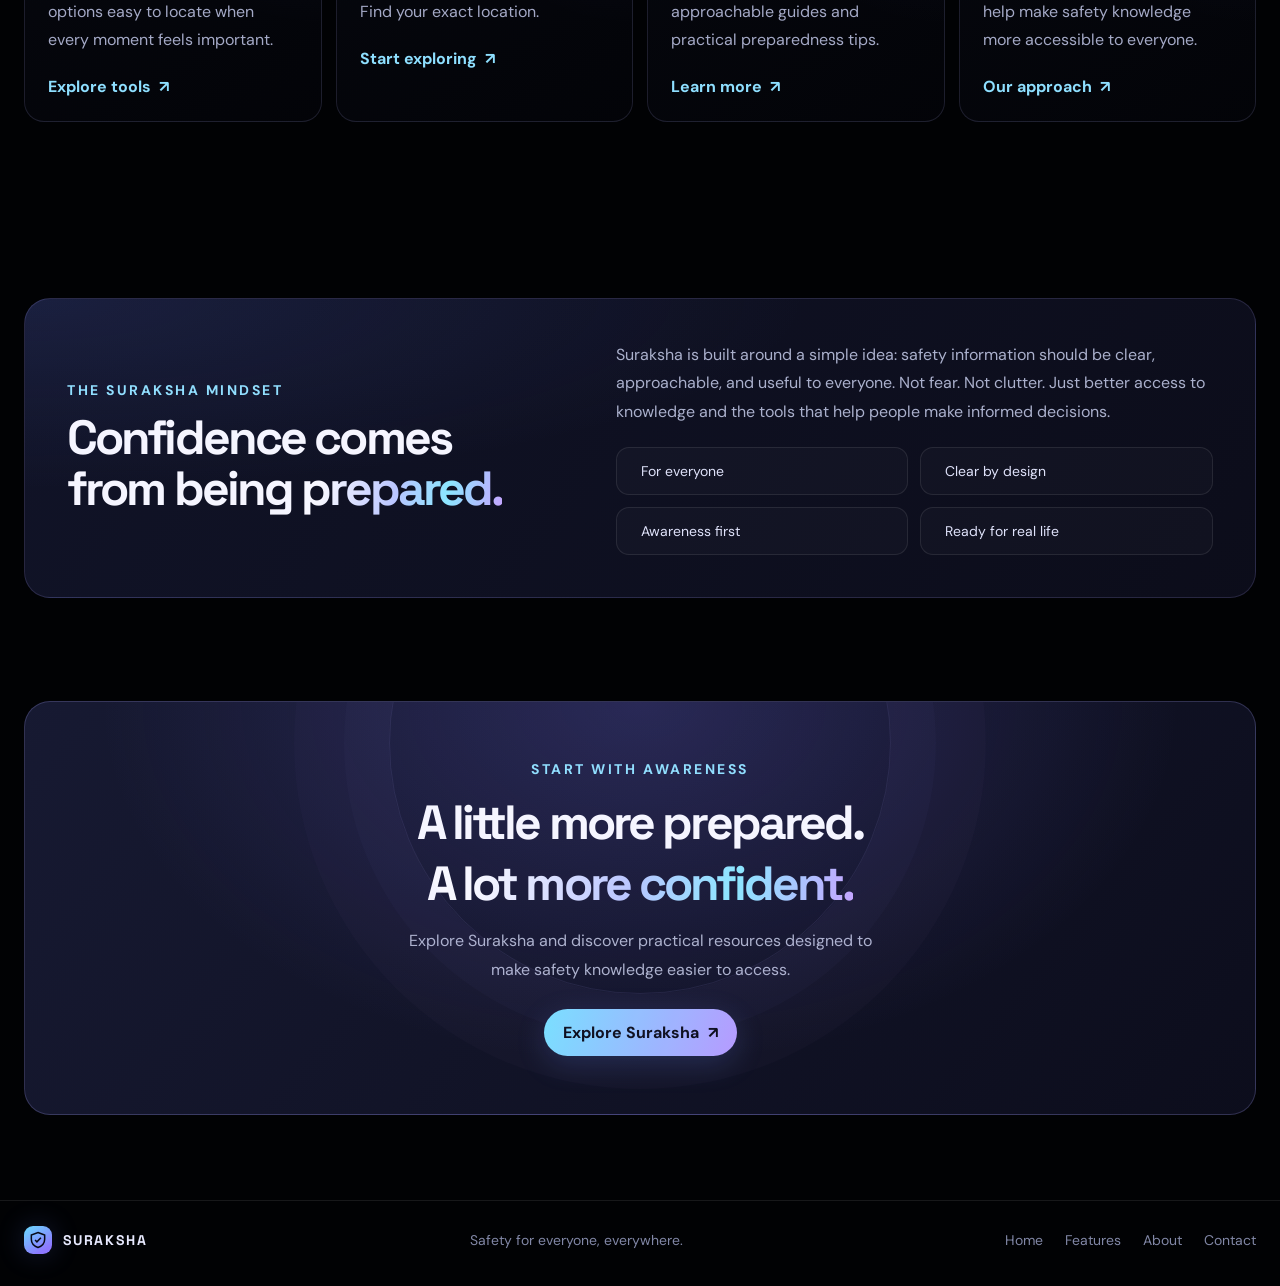
<file: Suraksha/home.html>
<!DOCTYPE html>
<html lang="en">
 <head>
  <meta charset="utf-8"/>
  <meta content="width=device-width, initial-scale=1" name="viewport"/>
  <meta content="#070812" name="theme-color"/>
  <title>
   SURAKSHA — Safety, reimagined
  </title>
  <style>
   @import url('https://fonts.googleapis.com/css2?family=DM+Sans:wght@400;500;600;700&family=Space+Grotesk:wght@400;500;600;700&display=swap');
:root {
  --bg:#010204;
  --panel:rgba(5,7,15,.78);
  --line:rgba(193,196,255,.15);
  --text:#f5f5ff;
  --muted:#a3a6c3;
  --blue:#67d9ff;
  --violet:#b38aff;
  --font:'DM Sans',Inter,system-ui,-apple-system,BlinkMacSystemFont,"Segoe UI",sans-serif;
  --display:'Space Grotesk',var(--font);
}
* {
  box-sizing:border-box
}
html {
  scroll-behavior:smooth;
  scroll-padding-top:100px
}
body {
  margin:0;
  background:var(--bg);
  color:var(--text);
  font-family:var(--font);
  font-size:17px;
  overflow-x:hidden
}
a {
  color:inherit;
  text-decoration:none
}
button {
  font:inherit
}
::selection {
  background:#8e75ff;
  color:#fff
}
.site-bg {
  position:fixed;
  inset:0;
  z-index:-2;
  pointer-events:none;
  overflow:hidden;
  background:
 radial-gradient(ellipse at 48% 18%,rgba(5, 4, 12, 0.105),transparent 33%),
 radial-gradient(ellipse at 17% 32%,rgba(28,88,147,.095),transparent 34%),
 radial-gradient(ellipse at 78% 37%,rgba(112,57,159,.10),transparent 35%),
 radial-gradient(ellipse at 50% 72%,rgba(25,61,118,.06),transparent 38%),
 #010204
}
.site-bg:before {
  content:"";
  position:absolute;
  inset:-10%;
  opacity:.98;
  background-image:
 radial-gradient(1px 1px at 3% 9%,#fff 98%,transparent),
 radial-gradient(1px 1px at 8% 47%,#d8e8ff 98%,transparent),
 radial-gradient(2px 2px at 12% 76%,#fff 98%,transparent),
 radial-gradient(1px 1px at 17% 22%,#d7c9ff 98%,transparent),
 radial-gradient(1.5px 1.5px at 22% 59%,#fff 98%,transparent),
 radial-gradient(1px 1px at 28% 11%,#e6e4ff 98%,transparent),
 radial-gradient(1px 1px at 34% 38%,#fff 98%,transparent),
 radial-gradient(2px 2px at 39% 82%,#c9dfff 98%,transparent),
 radial-gradient(1px 1px at 45% 19%,#e1dcff 98%,transparent),
 radial-gradient(1px 1px at 51% 63%,#fff 98%,transparent),
 radial-gradient(1.5px 1.5px at 57% 31%,#d8ccff 98%,transparent),
 radial-gradient(1px 1px at 62% 88%,#fff 98%,transparent),
 radial-gradient(2px 2px at 68% 12%,#fff 98%,transparent),
 radial-gradient(1px 1px at 73% 48%,#d7e6ff 98%,transparent),
 radial-gradient(1px 1px at 79% 27%,#fff 98%,transparent),
 radial-gradient(1.5px 1.5px at 84% 71%,#e2d8ff 98%,transparent),
 radial-gradient(1px 1px at 91% 18%,#fff 98%,transparent),
 radial-gradient(2px 2px at 96% 56%,#f8f6ff 98%,transparent),
 radial-gradient(1px 1px at 94% 91%,#d9e7ff 98%,transparent),
 radial-gradient(1px 1px at 6% 92%,#fff 98%,transparent),
 radial-gradient(1px 1px at 31% 95%,#d4d2e8 98%,transparent),
 radial-gradient(1px 1px at 48% 45%,#fff 98%,transparent),
 radial-gradient(1px 1px at 65% 54%,#fff 98%,transparent),
 radial-gradient(1px 1px at 88% 39%,#fff 98%,transparent),
 radial-gradient(1px 1px at 2% 31%,#dbe8ff 98%,transparent),
 radial-gradient(1.5px 1.5px at 11% 13%,#fff 98%,transparent),
 radial-gradient(1px 1px at 15% 88%,#d7dfff 98%,transparent),
 radial-gradient(1px 1px at 24% 35%,#fff 98%,transparent),
 radial-gradient(1px 1px at 26% 91%,#dbe8ff 98%,transparent),
 radial-gradient(1.5px 1.5px at 33% 67%,#fff 98%,transparent),
 radial-gradient(1px 1px at 37% 7%,#e8e1ff 98%,transparent),
 radial-gradient(1px 1px at 42% 51%,#fff 98%,transparent),
 radial-gradient(1px 1px at 47% 94%,#dbe8ff 98%,transparent),
 radial-gradient(1.5px 1.5px at 54% 8%,#fff 98%,transparent),
 radial-gradient(1px 1px at 59% 76%,#e0dcff 98%,transparent),
 radial-gradient(1px 1px at 64% 36%,#fff 98%,transparent),
 radial-gradient(1px 1px at 70% 92%,#dce8ff 98%,transparent),
 radial-gradient(1px 1px at 76% 8%,#fff 98%,transparent),
 radial-gradient(1.5px 1.5px at 82% 51%,#fff 98%,transparent),
 radial-gradient(1px 1px at 87% 95%,#e1dcff 98%,transparent),
 radial-gradient(1px 1px at 93% 33%,#fff 98%,transparent),
 radial-gradient(1px 1px at 98% 79%,#dbe8ff 98%,transparent);
  background-size:100% 100%
}
.site-bg:after {
  content:"";
  position:absolute;
  width:min(90vw,1100px);
  aspect-ratio:1;
  left:50%;
  top:-360px;
  transform:translateX(-50%);
  border-radius:50%;
  border:1px solid rgba(174,164,255,.09);
  box-shadow:0 0 0 55px rgba(174,164,255,.025),0 0 0 120px rgba(105,170,255,.018),0 0 0 190px rgba(174,164,255,.014),0 0 0 270px rgba(105,170,255,.01)
}
@keyframes starDrift {
  from {
    transform:translate3d(0,0,0)
  }
  to {
    transform:translate3d(-1.5%,1%,0)
  }
}
.site-bg:before {
  animation:starDrift 100s linear infinite
}
@media(prefers-reduced-motion:reduce) {
  .site-bg:before {
    animation:none
  }
}
.wrap {
  width:min(1240px,calc(100% - 48px));
  margin-inline:auto
}
.nav-wrap {
  position:sticky;
  top:0;
  z-index:50;
  padding:15px 0 0
}
.nav {
  width:min(1240px,calc(100% - 48px));
  margin:auto;
  min-height:68px;
  padding:0 22px;
  display:flex;
  align-items:center;
  justify-content:space-between;
  gap:24px;
  border:1px solid rgba(255,255,255,.12);
  border-radius:18px;
  background:rgba(2,3,9,.78);
  backdrop-filter:blur(24px);
  -webkit-backdrop-filter:blur(24px);
  box-shadow:0 12px 40px rgba(0,0,0,.14)
}
.brand {
  display:flex;
  align-items:center;
  gap:11px;
  font-family:var(--display);
  font-weight:700;
  letter-spacing:.13em;
  font-size:17px
}
.brand-icon {
  width:35px;
  height:35px;
  border-radius:12px;
  display:grid;
  place-items:center;
  background:linear-gradient(145deg,#69dcff,#8d78ff 80%);
  box-shadow:0 0 28px #6e8bff35;
  color:#080b18
}
.brand-icon svg {
  width:20px;
  height:20px
}
.nav-links {
  display:flex;
  align-items:center;
  gap:clamp(18px,3vw,36px);
  color:#c6c8df;
  font-size:15px
}
.nav-links a {
  transition:color .2s
}
.nav-links a:hover {
  color:#fff
}
.nav-actions {
  display:flex;
  align-items:center;
  gap:10px
}
.btn {
  display:inline-flex;
  align-items:center;
  justify-content:center;
  gap:9px;
  border:1px solid var(--line);
  border-radius:999px;
  padding:13px 19px;
  font-size:15px;
  font-weight:700;
  transition:transform .2s,border-color .2s,background .2s;
  cursor:pointer
}
.btn:hover {
  transform:translateY(-2px)
}
.btn-primary {
  color:#090b19;
  border:0;
  background:linear-gradient(110deg,#77e1ff,#b59aff);
  box-shadow:0 8px 30px rgba(111,151,255,.2)
}
.btn-primary:hover {
  box-shadow:0 12px 34px rgba(111,151,255,.32)
}
.btn-ghost {
  background:rgba(255,255,255,.035);
  color:#f5f5ff
}
.btn-ghost:hover {
  background:rgba(255,255,255,.08);
  border-color:#7478aa
}
.menu-toggle {
  display:none;
  border:1px solid var(--line);
  background:#17182c;
  color:white;
  border-radius:10px;
  padding:9px
}
.hero {
  position:relative;
  padding:105px 0 76px;
  text-align:center;
  isolation:isolate
}
.hero:before {
  content:"";
  position:absolute;
  z-index:-1;
  left:50%;
  top:0;
  transform:translateX(-50%);
  width:min(100%,1050px);
  height:570px;
  background:radial-gradient(ellipse at 50% 34%,rgba(93,91,190,.19),transparent 54%),radial-gradient(ellipse at 20% 55%,rgba(25,102,160,.08),transparent 42%);
  pointer-events:none
}
.eyebrow {
  display:inline-flex;
  align-items:center;
  gap:9px;
  border:1px solid rgba(173,166,255,.23);
  background:rgba(7,8,17,.72);
  padding:8px 13px;
  border-radius:999px;
  color:#d5d3ff;
  font-size:13px;
  letter-spacing:.15em;
  text-transform:uppercase
}
.eyebrow-dot {
  width:6px;
  height:6px;
  border-radius:50%;
  background:#7de3ff;
  box-shadow:0 0 13px #7de3ff
}
h1,h2,h3,p {
  margin-top:0
}
.hero h1 {
  font-family:var(--display);
  font-size:clamp(48px,7.5vw,92px);
  line-height:.99;
  letter-spacing:-.075em;
  font-weight:600;
  max-width:1000px;
  margin:27px auto 22px;
  text-wrap:balance
}
.gradient-text {
  background:linear-gradient(100deg,#f7f7ff 12%,#b9c5ff 48%,#8ce6ff 72%,#c6a4ff 100%);
  -webkit-background-clip:text;
  background-clip:text;
  color:transparent
}
.hero-copy {
  max-width:570px;
  margin:0 auto;
  color:#aeb2cf;
  font-size:18px;
  line-height:1.8;
  text-wrap:pretty
}
.hero-actions {
  display:flex;
  justify-content:center;
  gap:12px;
  flex-wrap:wrap;
  margin-top:30px
}
.hero-note {
  display:flex;
  align-items:center;
  justify-content:center;
  gap:8px;
  color:#777d9e;
  font-size:13px;
  margin-top:18px
}
.hero-note svg {
  color:#81e6c0
}
.visual-stage {
  width:min(930px,100%);
  margin:60px auto 0;
  position:relative;
  text-align:left
}
.stage-glow {
  position:absolute;
  inset:10% 10% -8%;
  z-index:-1;
  background:radial-gradient(ellipse,rgba(97,99,225,.18),transparent 68%);
  filter:blur(22px)
}
.stage-card {
  position:relative;
  overflow:hidden;
  border:1px solid rgba(179,185,255,.2);
  border-radius:24px;
  background:linear-gradient(140deg,rgba(8,10,20,.94),rgba(3,5,12,.95));
  box-shadow:0 30px 90px rgba(0,0,0,.32),inset 0 1px rgba(255,255,255,.07);
  padding:22px
}
.stage-top {
  display:flex;
  align-items:center;
  justify-content:space-between;
  gap:12px;
  padding-bottom:18px;
  border-bottom:1px solid rgba(255,255,255,.09)
}
.stage-label {
  display:flex;
  align-items:center;
  gap:10px;
  font-size:14px;
  color:#dfe3ff
}
.stage-mini-icon {
  width:30px;
  height:30px;
  border-radius:10px;
  display:grid;
  place-items:center;
  background:#27274a;
  color:#8ce4ff
}
.status {
  display:inline-flex;
  align-items:center;
  gap:7px;
  color:#a7edda;
  font-size:12px;
  padding:7px 10px;
  border:1px solid rgba(106,224,190,.18);
  border-radius:999px;
  background:rgba(63,170,140,.08)
}
.status:before {
  content:"";
  width:5px;
  height:5px;
  background:#70e5b7;
  border-radius:50%
}
.stage-grid {
  display:grid;
  grid-template-columns:1.15fr .85fr;
  gap:15px;
  padding-top:18px
}
.stage-feature {
  min-height:190px;
  border:1px solid rgba(255,255,255,.09);
  border-radius:18px;
  padding:22px;
  background:radial-gradient(ellipse at 100% 0,rgba(111,96,222,.18),transparent 55%),rgba(9,12,28,.48)
}
.stage-feature h3 {
  font-family:var(--display);
  font-size:27px;
  letter-spacing:-.04em;
  margin:14px 0 8px
}
.stage-feature p {
  font-size:14px;
  line-height:1.7;
  color:#a9afcc;
  max-width:330px;
  margin-bottom:18px
}
.stage-feature .small-link {
  color:#8de2ff;
  font-size:14px;
  font-weight:700
}
.feature-icon {
  width:43px;
  height:43px;
  border-radius:14px;
  display:grid;
  place-items:center;
  color:#8de5ff;
  background:linear-gradient(145deg,#25365b,#242343);
  border:1px solid #53608b55
}
.feature-icon svg {
  width:22px;
  height:22px
}
.stage-side {
  display:grid;
  gap:15px
}
.mini-feature {
  display:flex;
  align-items:center;
  gap:13px;
  padding:17px;
  border-radius:16px;
  border:1px solid rgba(255,255,255,.09);
  background:rgba(10,13,28,.52);
  min-height:85px
}
.mini-feature .feature-icon {
  width:39px;
  height:39px;
  flex-shrink:0
}
.mini-feature h4 {
  font-size:15px;
  margin:0 0 5px
}
.mini-feature p {
  font-size:13px;
  line-height:1.5;
  color:#969dbb;
  margin:0
}
.section {
  padding:88px 0
}
.section-head {
  max-width:650px;
  margin:0 auto 35px;
  text-align:center
}
.kicker {
  font-size:12px;
  letter-spacing:.18em;
  text-transform:uppercase;
  color:#91dfff;
  font-weight:700;
  margin-bottom:14px
}
.section-head h2 {
  font-family:var(--display);
  font-size:clamp(30px,4vw,46px);
  letter-spacing:-.055em;
  line-height:1.1;
  margin-bottom:14px
}
.section-head p {
  font-size:16px;
  line-height:1.8;
  color:var(--muted);
  margin-bottom:0
}
.cards {
  display:grid;
  grid-template-columns:repeat(4,minmax(0,1fr));
  gap:14px
}
.card {
  position:relative;
  overflow:hidden;
  min-height:235px;
  padding:23px;
  border:1px solid rgba(171,177,237,.15);
  border-radius:20px;
  background:linear-gradient(150deg,rgba(7,9,17,.86),rgba(3,4,9,.88));
  transition:transform .24s,border-color .24s,background .24s
}
.card:before {
  content:"";
  position:absolute;
  inset:0;
  background:radial-gradient(circle at 100% 0,rgba(110,117,255,.11),transparent 46%);
  opacity:.7;
  pointer-events:none
}
.card:hover {
  transform:translateY(-6px);
  border-color:rgba(112,218,255,.42);
  background:linear-gradient(150deg,rgba(31,34,64,.9),rgba(13,16,34,.9))
}
.card>* {
  position:relative
}
.card .feature-icon {
  margin-bottom:29px
}
.card h3 {
  font-family:var(--display);
  font-size:21px;
  letter-spacing:-.035em;
  margin-bottom:10px
}
.card p {
  font-size:14px;
  line-height:1.75;
  color:#a4a9c6;
  margin-bottom:20px
}
.card-link {
  font-size:14px;
  font-weight:700;
  color:#8edfff;
  display:inline-flex;
  gap:8px;
  align-items:center
}
.card-link span {
  transition:transform .2s
}
.card-link:hover span {
  transform:translateX(4px)
}
.manifesto {
  display:grid;
  grid-template-columns:.9fr 1.1fr;
  align-items:center;
  gap:60px;
  padding:42px;
  border:1px solid rgba(178,170,255,.16);
  border-radius:26px;
  background:radial-gradient(ellipse at 0 0,rgba(74,93,180,.17),transparent 45%),linear-gradient(125deg,rgba(19,22,45,.88),rgba(13,14,29,.9))
}
.manifesto h2 {
  font-family:var(--display);
  font-size:clamp(31px,4vw,48px);
  line-height:1.05;
  letter-spacing:-.06em;
  margin:0
}
.manifesto p {
  color:#aab0cc;
  line-height:1.8;
  font-size:16px;
  margin:0 0 20px
}
.principles {
  display:grid;
  grid-template-columns:1fr 1fr;
  gap:12px
}
.principle {
  display:flex;
  align-items:center;
  gap:10px;
  padding:14px;
  border:1px solid rgba(255,255,255,.09);
  border-radius:13px;
  background:rgba(255,255,255,.025);
  font-size:14px;
  color:#dfe2fa
}
.principle svg {
  color:#8ce2ff;
  flex-shrink:0
}
.cta {
  padding:15px 0 85px
}
.cta-inner {
  position:relative;
  overflow:hidden;
  text-align:center;
  padding:58px 25px;
  border:1px solid rgba(175,169,255,.22);
  border-radius:26px;
  background:radial-gradient(ellipse at 50% 0,rgba(100,94,203,.28),transparent 62%),linear-gradient(130deg,rgba(24,27,53,.94),rgba(13,14,30,.94))
}
.cta-inner:after {
  content:"";
  position:absolute;
  left:50%;
  top:-210px;
  transform:translateX(-50%);
  width:500px;
  height:500px;
  border-radius:50%;
  border:1px solid rgba(173,169,255,.1);
  box-shadow:0 0 0 45px rgba(173,169,255,.025),0 0 0 95px rgba(173,169,255,.02);
  pointer-events:none
}
.cta-inner>* {
  position:relative
}
.cta-inner h2 {
  font-family:var(--display);
  font-size:clamp(32px,4vw,48px);
  letter-spacing:-.06em;
  margin-bottom:13px
}
.cta-inner p {
  color:#adb2ce;
  max-width:500px;
  margin:0 auto 24px;
  line-height:1.8;
  font-size:16px
}
.footer {
  border-top:1px solid rgba(255,255,255,.09);
  padding:25px 0 32px;
  color:#8187a6;
  font-size:13px
}
.footer-inner {
  display:flex;
  justify-content:space-between;
  align-items:center;
  gap:18px
}
.footer .brand {
  color:#e8eaff;
  font-size:14px
}
.footer .brand-icon {
  width:28px;
  height:28px;
  border-radius:9px
}
.footer-links {
  display:flex;
  gap:22px;
  flex-wrap:wrap
}
.footer-links a:hover {
  color:#fff
}
.mobile-menu {
  display:none
}
@media(max-width:900px) {
  .nav-links {
    gap:16px
  }
  .nav-links a:nth-child(3) {
    display:none
  }
  .cards {
    grid-template-columns:repeat(2,minmax(0,1fr))
  }
  .manifesto {
    gap:30px;
    padding:30px
  }
  .hero {
    padding-top:85px
  }
}
@media(max-width:640px) {
  .wrap,.nav {
    width:calc(100% - 28px)
  }
  .nav-wrap {
    padding-top:9px
  }
  .nav {
    min-height:58px;
    padding:0 13px;
    border-radius:15px
  }
  .brand {
    font-size:15px;
    gap:8px
  }
  .brand-icon {
    width:31px;
    height:31px
  }
  .nav-links,.nav-actions {
    display:none
  }
  .menu-toggle {
    display:inline-flex
  }
  .mobile-menu {
    position:absolute;
    top:calc(100% + 8px);
    left:14px;
    right:14px;
    padding:12px;
    border:1px solid var(--line);
    border-radius:16px;
    background:rgba(10,11,26,.96);
    backdrop-filter:blur(20px);
    box-shadow:0 20px 50px #0006
  }
  .mobile-menu.open {
    display:grid;
    gap:4px
  }
  .mobile-menu a {
    padding:12px;
    border-radius:10px;
    color:#d9dcf2;
    font-size:16px
  }
  .mobile-menu a:hover {
    background:#ffffff0d
  }
  .hero {
    padding:77px 0 46px
  }
  .hero h1 {
    font-size:clamp(43px,13vw,66px);
    margin-top:22px;
    letter-spacing:-.07em
  }
  .hero-copy {
    font-size:16px;
    padding:0 5px
  }
  .hero-actions {
    flex-direction:column;
    align-items:stretch;
    margin:25px auto 0;
    max-width:340px
  }
  .hero-actions .btn {
    width:100%
  }
  .visual-stage {
    margin-top:40px
  }
  .stage-card {
    padding:13px;
    border-radius:19px
  }
  .stage-top {
    align-items:flex-start
  }
  .stage-grid {
    grid-template-columns:1fr
  }
  .stage-feature {
    min-height:0;
    padding:18px
  }
  .stage-feature h3 {
    font-size:24px
  }
  .stage-side {
    grid-template-columns:1fr 1fr;
    gap:9px
  }
  .mini-feature {
    align-items:flex-start;
    flex-direction:column;
    padding:13px;
    gap:10px;
    min-height:130px
  }
  .mini-feature h4 {
    font-size:14px
  }
  .mini-feature p {
    font-size:12px
  }
  .section {
    padding:64px 0
  }
  .section-head {
    margin-bottom:25px
  }
  .cards {
    gap:10px
  }
  .card {
    padding:16px;
    min-height:220px;
    border-radius:16px
  }
  .card .feature-icon {
    margin-bottom:20px
  }
  .card h3 {
    font-size:18px
  }
  .card p {
    font-size:13px
  }
  .manifesto {
    grid-template-columns:1fr;
    gap:20px;
    padding:23px;
    border-radius:20px
  }
  .principles {
    gap:8px
  }
  .principle {
    font-size:13px;
    padding:11px
  }
  .cta {
    padding-bottom:55px
  }
  .cta-inner {
    padding:43px 20px;
    border-radius:20px
  }
  .footer-inner {
    align-items:flex-start;
    flex-direction:column
  }
  .footer-links {
    gap:15px
  }
}
@media(prefers-reduced-motion:reduce) {
  html {
    scroll-behavior:auto
  }
  .btn,.card,.card-link span {
    transition:none
  }
}
  

  /* Readability pass: keep secondary text comfortably legible */
  body { font-size: 18px; }
  p, li, label, input, textarea, select { font-size: 17px; }
  .nav-links, .nav-links a, .mobile-menu a,
  .btn, button, .card-link, .small-link { font-size: 16px; }
  .eyebrow, .kicker, .hero-note, .status,
  .footer, .footer-links, .stage-label, .principle { font-size: 14px; }
  .card p, .stage-feature p, .mini-feature p,
  .section-head p, .manifesto p, .cta-inner p { font-size: 16px; }
  .mini-feature h4 { font-size: 15px; }
  /* Some helper labels use inline 10–13px sizes; override those too. */
  span[style*="font-size"] { font-size: 14px !important; }
  @media (max-width: 640px) {
    body { font-size: 17px; }
    p, li, label, input, textarea, select { font-size: 16px; }
    .nav-links, .nav-links a, .mobile-menu a,
    .btn, button, .card-link, .small-link { font-size: 15px; }
    .eyebrow, .kicker, .hero-note, .status,
    .footer, .footer-links, .stage-label, .principle { font-size: 14px; }
    .card p, .stage-feature p, .mini-feature p,
    .section-head p, .manifesto p, .cta-inner p { font-size: 15px; }
    span[style*="font-size"] { font-size: 14px !important; }
  }

</style>
 </head>
 <body>
  <div aria-hidden="true" class="site-bg">
  </div>
  <header class="nav-wrap">
   <nav aria-label="Main navigation" class="nav">
    <a aria-label="Suraksha home" class="brand" href="#top">
     <span class="brand-icon">
      <svg fill="none" stroke="currentColor" stroke-width="1.8" viewbox="0 0 24 24">
       <path d="M12 3 20 6v5c0 5-3.4 8.3-8 10-4.6-1.7-8-5-8-10V6l8-3Z">
       </path>
       <path d="m8.5 12 2.2 2.2 4.8-5">
       </path>
      </svg>
     </span>
     <span>
      SURAKSHA
     </span>
    </a>
    <div class="nav-links">
     <a href="home.html">
      Home
     </a>
     <a href="#features">
      Features
     </a>
     <a href="about.html">
      About
     </a>
     <a href="discover.html">
      Discover
     </a>
     <a href="cont.html">
      Contact
     </a>
    </div>
    <div class="nav-actions">
     <a class="btn btn-primary" href="tool.html">
      Emergency tools
      <span>
       ↗
      </span>
     </a>
    </div>
    <button aria-expanded="false" aria-label="Open navigation" class="menu-toggle" id="menuToggle">
     ☰
    </button>
   </nav>
   <div class="mobile-menu" id="mobileMenu">
    <a href="home.html">
     Home
    </a>
    <a href="#features">
     Features
    </a>
    <a href="about.html">
     About
    </a>
    <a href="discover.html">
     Discover
    </a>
    <a href="tool.html">
     Emergency tools ↗
    </a>
   </div>
  </header>
  <main id="top">
   <section class="hero" id="home">
    <div class="wrap">
     <div class="eyebrow">
      <span class="eyebrow-dot">
      </span>
      A smarter way to stay prepared
     </div>
     <h1>
      Feel safer.
      <br/>
      <span class="gradient-text">
       Move with confidence.
      </span>
     </h1>
     <p class="hero-copy">
      A calmer, smarter space to find help, build awareness, and feel prepared for the unexpected. Safety should be for everyone.
     </p>
     <div class="hero-actions">
      <a class="btn btn-primary" href="tool.html">
       Explore emergency tools
       <span>
        ↗
       </span>
      </a>
      <a class="btn btn-ghost" href="#discover">
       Discover Suraksha
       <span>
        ↓
       </span>
      </a>
     </div>
     <div class="hero-note">
      <path d="m5 12 4 4L19 6">
      </path>
      Designed for everyday awareness and readiness
     </div>
     <div class="visual-stage" id="emergency">
      <div class="stage-glow">
      </div>
      <div class="stage-card">
       <div class="stage-top">
        <div class="stage-label">
         <span class="stage-mini-icon">
          ✳
         </span>
         <span>
          <strong>
           YOUR SAFETY SPACE
          </strong>
          <br/>
          <span style="color:#8f96b7;font-size:12px">
           Useful tools. Clear next steps.
          </span>
         </span>
        </div>
        <span class="status">
         Preparedness hub
        </span>
       </div>
       <div class="stage-grid">
        <article class="stage-feature">
         <div class="feature-icon">
          <svg fill="none" stroke="currentColor" stroke-width="1.8" viewbox="0 0 24 24">
           <path d="M12 3 20 6v5c0 5-3.4 8.3-8 10-4.6-1.7-8-5-8-10V6l8-3Z">
           </path>
           <path d="M12 8v5m0 3h.01">
           </path>
          </svg>
         </div>
         <h3>
          Know what to do next.
         </h3>
         <p>
          Find essential safety information and explore practical steps for situations where being prepared matters.
         </p>
         <a class="small-link" href="tool.html">
          Explore safety tools  ↗
         </a>
        </article>
        <div class="stage-side">
         <a class="mini-feature" href="discover.html">
          <span class="feature-icon">
           <svg fill="none" stroke="currentColor" stroke-width="1.8" viewbox="0 0 24 24">
            <path d="M20 10c0 5-8 11-8 11S4 15 4 10a8 8 0 1 1 16 0Z">
            </path>
            <circle cx="12" cy="10" r="2.5">
            </circle>
           </svg>
          </span>
          <span>
           <h4>
            Find useful resources
           </h4>
           <p>
            Explore guidance and helpful places.
           </p>
          </span>
         </a>
         <a class="mini-feature" href="#about">
          <span class="feature-icon">
           <svg fill="none" stroke="currentColor" stroke-width="1.8" viewbox="0 0 24 24">
            <path d="M12 3 14.8 8.8 21 9.7l-4.5 4.4 1.1 6.2L12 17.4l-5.6 2.9 1.1-6.2L3 9.7l6.2-.9L12 3Z">
            </path>
           </svg>
          </span>
          <span>
           <h4>
            Build awareness
           </h4>
           <p>
            Learn small steps that can matter.
           </p>
          </span>
         </a>
        </div>
       </div>
      </div>
     </div>
    </div>
   </section>
   <section class="section" id="features">
    <div class="wrap">
     <div class="section-head">
      <div class="kicker">
       One platform. Many ways to prepare.
      </div>
      <h2>
       Safety that fits
       <span class="gradient-text">
        real life.
       </span>
      </h2>
      <p>
       Thoughtful tools and practical information, organised to help you find what you need without the noise.
      </p>
     </div>
     <div class="cards">
      <article class="card">
       <div class="feature-icon">
        <svg fill="none" stroke="currentColor" stroke-width="1.8" viewbox="0 0 24 24">
         <path d="M12 3 20 6v5c0 5-3.4 8.3-8 10-4.6-1.7-8-5-8-10V6l8-3Z">
         </path>
         <path d="M12 8v5m0 3h.01">
         </path>
        </svg>
       </div>
       <h3>
        Emergency access
       </h3>
       <p>
        Keep important emergency options easy to locate when every moment feels important.
       </p>
       <a class="card-link" href="tool.html">
        Explore tools
        <span>
         ↗
        </span>
       </a>
      </article>
      <article class="card" id="discover">
       <div class="feature-icon">
        <svg fill="none" stroke="currentColor" stroke-width="1.8" viewbox="0 0 24 24">
         <circle cx="12" cy="12" r="9">
         </circle>
         <path d="m15.5 8.5-2.2 4.8-4.8 2.2 2.2-4.8 4.8-2.2Z">
         </path>
        </svg>
       </div>
       <h3>
        Discover
       </h3>
       <p>
        Explore safety resources in map, Find your exact location.
       </p>
       <a class="card-link" href="discover.html">
        Start exploring
        <span>
         ↗
        </span>
       </a>
      </article>
      <article class="card">
       <div class="feature-icon">
        <svg fill="none" stroke="currentColor" stroke-width="1.8" viewbox="0 0 24 24">
         <path d="M4 19.5A2.5 2.5 0 0 1 6.5 17H20">
         </path>
         <path d="M6.5 2H20v20H6.5A2.5 2.5 0 0 1 4 19.5v-15A2.5 2.5 0 0 1 6.5 2Z">
         </path>
         <path d="M8 7h8m-8 4h6">
         </path>
        </svg>
       </div>
       <h3>
        Learn &amp; prepare
       </h3>
       <p>
        Build awareness with approachable guides and practical preparedness tips.
       </p>
       <a class="card-link" href="about.html">
        Learn more
        <span>
         ↗
        </span>
       </a>
      </article>
      <article class="card">
       <div class="feature-icon">
        <svg fill="none" stroke="currentColor" stroke-width="1.8" viewbox="0 0 24 24">
         <path d="M16 21v-2a4 4 0 0 0-4-4H8a4 4 0 0 0-4 4v2">
         </path>
         <circle cx="10" cy="7" r="4">
         </circle>
         <path d="M20 21v-2a4 4 0 0 0-3-3.87M16 3.13a4 4 0 0 1 0 7.75">
         </path>
        </svg>
       </div>
       <h3>
        Community
       </h3>
       <p>
        Encourage shared awareness and help make safety knowledge more accessible to everyone.
       </p>
       <a class="card-link" href="">
        Our approach
        <span>
         ↗
        </span>
       </a>
      </article>
     </div>
    </div>
   </section>
   <section class="section" id="about">
    <div class="wrap">
     <div class="manifesto">
      <div>
       <div class="kicker">
        The Suraksha mindset
       </div>
       <h2>
        Confidence comes from being
        <span class="gradient-text">
         prepared.
        </span>
       </h2>
      </div>
      <div>
       <p>
        Suraksha is built around a simple idea: safety information should be clear, approachable, and useful to everyone. Not fear. Not clutter. Just better access to knowledge and the tools that help people make informed decisions.
       </p>
       <div class="principles">
        <div class="principle">
         <span>
         </span>
         For everyone
        </div>
        <div class="principle">
         <span>
         </span>
         Clear by design
        </div>
        <div class="principle">
         <span>
         </span>
         Awareness first
        </div>
        <div class="principle">
         <span>
         </span>
         Ready for real life
        </div>
       </div>
      </div>
     </div>
    </div>
   </section>
   <section class="cta" id="get-started">
    <div class="wrap">
     <div class="cta-inner">
      <div class="kicker">
       Start with awareness
      </div>
      <h2>
       A little more prepared.
       <br/>
       <span class="gradient-text">
        A lot more confident.
       </span>
      </h2>
      <p>
       Explore Suraksha and discover practical resources designed to make safety knowledge easier to access.
      </p>
      <a class="btn btn-primary" href="about.html">
       Explore Suraksha
       <span>
        ↗
       </span>
      </a>
     </div>
    </div>
   </section>
  </main>
  <footer class="footer">
   <div class="wrap footer-inner">
    <a class="brand" href="#top">
     <span class="brand-icon">
      <svg fill="none" stroke="currentColor" stroke-width="1.8" viewbox="0 0 24 24">
       <path d="M12 3 20 6v5c0 5-3.4 8.3-8 10-4.6-1.7-8-5-8-10V6l8-3Z">
       </path>
       <path d="m8.5 12 2.2 2.2 4.8-5">
       </path>
      </svg>
     </span>
     <span>
      SURAKSHA
     </span>
    </a>
    <span>
     Safety for everyone, everywhere.
    </span>
    <div class="footer-links">
     <a href="home.html">
      Home
     </a>
     <a href="#features">
      Features
     </a>
     <a href="about.html">
      About
     </a>
     <a href="cont.html">
      Contact
     </a>
    </div>
    
   </div>
  </footer>
  <script>
   const toggle = document.getElementById('menuToggle');
const menu = document.getElementById('mobileMenu');
toggle.addEventListener('click', () =>  {
  const isOpen = menu.classList.toggle('open');
  toggle.setAttribute('aria-expanded', String(isOpen));
  toggle.setAttribute('aria-label', isOpen ? 'Close navigation' : 'Open navigation');
  toggle.textContent = isOpen ? '✕' : '☰';
});
menu.querySelectorAll('a').forEach(link => link.addEventListener('click', () =>  {
  menu.classList.remove('open');
  toggle.setAttribute('aria-expanded', 'false');
  toggle.textContent = '☰';
}));
  </script>
 </body>
</html>
</file>
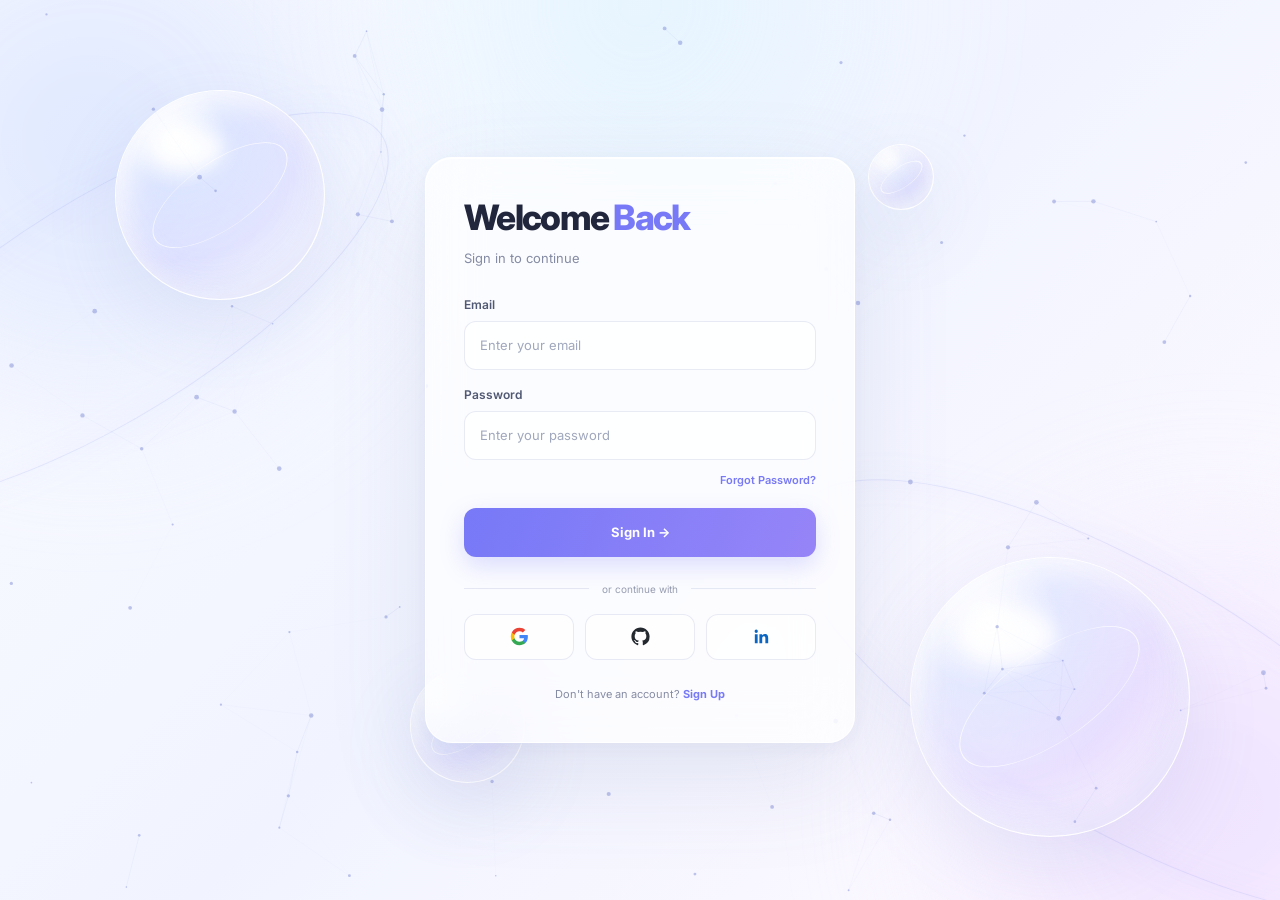
<file: Suraksha/lgin.html>
<!DOCTYPE html>
<html lang="en">
<head>
<meta charset="UTF-8">
<meta name="viewport" content="width=device-width, initial-scale=1.0">
<title>Welcome Back | Sign In</title>

<style>
@import url('https://fonts.googleapis.com/css2?family=Inter:wght@400;500;600;700;800&display=swap');

:root {
  --accent: #7779f7;
  --ink: #22263d;
  --muted: #858ba3;
  --line: rgba(133, 145, 195, .19);
}

* {
  margin: 0;
  padding: 0;
  box-sizing: border-box;
}

body {
  min-height: 100vh;
  font-family: 'Inter', sans-serif;
  color: var(--ink);
  background: #f8faff;
  overflow-x: hidden;
}

/* ===== LIGHT ANIMATED BACKGROUND ===== */

.background {
  position: fixed;
  inset: 0;
  z-index: 0;
  overflow: hidden;
  perspective: 1000px;
  background: linear-gradient(135deg, #fbfcff, #f1f4ff, #fffaff);
}

#particles {
  position: absolute;
  inset: 0;
  width: 100%;
  height: 100%;
}

.glow {
  position: absolute;
  width: 50vw;
  height: 50vw;
  max-width: 700px;
  max-height: 700px;
  min-width: 300px;
  min-height: 300px;
  border-radius: 50%;
  filter: blur(65px);
  opacity: .55;
  animation: glowMove 15s ease-in-out infinite alternate;
  pointer-events: none;
}

.glow.blue {
  left: -18%;
  top: -20%;
  background: radial-gradient(circle, #c4d6ff, #e6ecff 50%, transparent 72%);
}

.glow.purple {
  right: -20%;
  bottom: -25%;
  background: radial-gradient(circle, #e0caff, #f3eaff 50%, transparent 72%);
  animation-delay: -7s;
}

.glow.cyan {
  right: 25%;
  top: -35%;
  background: radial-gradient(circle, #c9f0ff, transparent 70%);
  opacity: .4;
  animation-delay: -4s;
}

@keyframes glowMove {
  from { transform: translate3d(-2%, 0, 0) scale(1); }
  to { transform: translate3d(8%, 8%, 0) scale(1.13); }
}

/* Floating glass objects */

.orb {
  position: absolute;
  border-radius: 50%;
  border: 1px solid rgba(255,255,255,.95);
  background:
    radial-gradient(circle at 28% 22%,
      rgba(255,255,255,.98),
      rgba(213,223,255,.56) 24%,
      rgba(178,165,255,.16) 56%,
      rgba(255,255,255,.28) 75%);
  box-shadow:
    inset -12px -18px 35px rgba(129,132,230,.12),
    inset 10px 10px 30px rgba(255,255,255,.9),
    0 25px 75px rgba(125,139,205,.14);
  backdrop-filter: blur(5px);
  pointer-events: none;
  will-change: transform;
}

.orb::before {
  content: "";
  position: absolute;
  inset: 12%;
  border-radius: 50%;
  border: 1px solid rgba(255,255,255,.8);
  transform: rotate(-35deg) scaleY(.42);
}

.orb::after {
  content: "";
  position: absolute;
  width: 35%;
  height: 20%;
  top: 18%;
  left: 17%;
  border-radius: 50%;
  background: rgba(255,255,255,.85);
  filter: blur(9px);
}

.orb-1 {
  width: 210px;
  height: 210px;
  top: 10%;
  left: 9%;
  animation: float1 10s ease-in-out infinite;
}

.orb-2 {
  width: 115px;
  height: 115px;
  bottom: 13%;
  left: 32%;
  animation: float2 9s ease-in-out infinite;
}

.orb-3 {
  width: 280px;
  height: 280px;
  right: 7%;
  bottom: 7%;
  animation: float3 12s ease-in-out infinite;
}

.orb-4 {
  width: 66px;
  height: 66px;
  top: 16%;
  right: 27%;
  animation: float2 7s ease-in-out infinite reverse;
}

@keyframes float1 {
  0%, 100% { transform: translate3d(0, 0, 0) rotate(0deg); }
  50% { transform: translate3d(18px, -30px, 40px) rotate(12deg); }
}

@keyframes float2 {
  0%, 100% { transform: translate3d(0, 0, 0); }
  50% { transform: translate3d(-20px, -25px, 30px); }
}

@keyframes float3 {
  0%, 100% { transform: translate3d(0, 0, 0) rotate(0deg); }
  50% { transform: translate3d(-22px, -32px, 50px) rotate(-10deg); }
}

/* Elegant flowing glass rings */

.ring {
  position: absolute;
  width: 650px;
  height: 220px;
  border: 1px solid rgba(137,151,230,.19);
  border-radius: 50%;
  transform: rotate(-32deg);
  box-shadow:
    0 0 40px rgba(160,170,255,.05),
    inset 0 0 35px rgba(183,170,255,.06);
  animation: ringFloat 15s ease-in-out infinite alternate;
  pointer-events: none;
}

.ring-1 {
  top: 22%;
  left: -17%;
}

.ring-2 {
  bottom: 8%;
  right: -17%;
  width: 750px;
  height: 260px;
  transform: rotate(30deg);
  animation-delay: -6s;
}

@keyframes ringFloat {
  from { margin-left: -10px; margin-top: -8px; }
  to { margin-left: 25px; margin-top: 22px; }
}

/* ===== LOGIN CARD ===== */

.page {
  min-height: 100vh;
  position: relative;
  z-index: 1;
  display: flex;
  justify-content: center;
  align-items: center;
  padding: 30px 18px;
}

.container {
  position: relative;
  width: min(430px, 100%);
  padding: 38px;
  overflow: hidden;
  border: 1px solid rgba(255,255,255,.95);
  border-radius: 27px;
  background: rgba(255,255,255,.68);
  box-shadow:
    0 35px 100px rgba(91,105,166,.13),
    0 5px 20px rgba(91,105,166,.05),
    inset 0 1px 0 rgba(255,255,255,.95);
  backdrop-filter: blur(28px);
  -webkit-backdrop-filter: blur(28px);
  animation: cardEnter .8s cubic-bezier(.2,.8,.2,1) both;
}

.container::before {
  content: "";
  position: absolute;
  top: 0;
  left: 12%;
  width: 76%;
  height: 1px;
  background: linear-gradient(90deg, transparent, #fff, transparent);
}

@keyframes cardEnter {
  from {
    opacity: 0;
    transform: translateY(24px) scale(.98);
  }
  to {
    opacity: 1;
    transform: translateY(0) scale(1);
  }
}

h2 {
  font-size: 35px;
  line-height: 1.2;
  letter-spacing: -1.7px;
  font-weight: 800;
  margin-bottom: 10px;
}

h2 span {
  color: var(--accent);
}

.subtitle {
  color: var(--muted);
  font-size: 13px;
  line-height: 1.6;
  margin-bottom: 28px;
}

/* Form fields */

label {
  display: block;
  font-size: 12px;
  font-weight: 600;
  color: #505873;
  margin: 17px 0 9px;
}

input {
  display: block;
  width: 100%;
  height: 49px;
  padding: 0 15px;
  border: 1px solid var(--line);
  border-radius: 12px;
  background: rgba(255,255,255,.76);
  color: var(--ink);
  font-family: inherit;
  font-size: 13px;
  outline: none;
  transition: border-color .25s, box-shadow .25s, background .25s;
}

input::placeholder {
  color: #a1a8bd;
}

input:focus {
  border-color: #9998ff;
  background: #fff;
  box-shadow: 0 0 0 4px rgba(119,121,247,.1);
}

/* Forgot password */

.forgot {
  display: block;
  text-align: right;
  font-size: 11px;
  margin: 13px 0 21px;
  color: var(--accent);
  font-weight: 600;
  text-decoration: none;
}

.forgot:hover,
.switch a:hover {
  color: #5555d8;
}

/* Sign in button */

.signin-btn {
  width: 100%;
  min-height: 49px;
  border: 0;
  border-radius: 12px;
  background: linear-gradient(110deg, #7779f7, #9584f8, #ac8cf8);
  background-size: 200% 100%;
  color: #fff;
  font-family: inherit;
  font-size: 13px;
  font-weight: 700;
  cursor: pointer;
  box-shadow: 0 9px 25px rgba(119,121,247,.24);
  transition: transform .25s, box-shadow .25s, background-position .4s;
}

.signin-btn:hover {
  transform: translateY(-2px);
  background-position: 100% 0;
  box-shadow: 0 14px 30px rgba(119,121,247,.32);
}

.signin-btn:active {
  transform: scale(.985);
}

/* Divider */

.divider {
  display: flex;
  align-items: center;
  gap: 13px;
  margin: 26px 0 19px;
  color: #969cb0;
  font-size: 10px;
  white-space: nowrap;
}

.divider::before,
.divider::after {
  content: "";
  flex: 1;
  height: 1px;
  background: var(--line);
}

/* Social buttons */

.socials {
  display: flex;
  gap: 11px;
}

.social {
  flex: 1;
  height: 46px;
  display: flex;
  justify-content: center;
  align-items: center;
  border: 1px solid var(--line);
  border-radius: 12px;
  background: rgba(255,255,255,.7);
  cursor: pointer;
  transition: transform .25s, box-shadow .25s, background .25s;
}

.social:hover {
  transform: translateY(-3px);
  background: #fff;
  box-shadow: 0 8px 22px rgba(91,105,166,.11);
}

.social svg {
  width: 19px;
  height: 19px;
}

.switch {
  margin-top: 25px;
  text-align: center;
  color: var(--muted);
  font-size: 11px;
  line-height: 1.8;
}

.switch a {
  color: var(--accent);
  text-decoration: none;
  font-weight: 700;
}

/* Responsive */

@media (max-width: 600px) {
  .container {
    padding: 29px 24px;
    border-radius: 23px;
  }

  .orb-1 {
    width: 125px;
    height: 125px;
    left: -20px;
  }

  .orb-2 {
    left: 5%;
  }

  .orb-3 {
    width: 160px;
    height: 160px;
    right: -25px;
  }

  .ring {
    width: 400px;
  }
}

@media (prefers-reduced-motion: reduce) {
  *, *::before, *::after {
    animation-duration: .01ms !important;
    animation-iteration-count: 1 !important;
    transition-duration: .01ms !important;
  }
}
</style>
</head>

<body>

<!-- Background scene -->
<div class="background" aria-hidden="true">
  <div class="glow blue"></div>
  <div class="glow purple"></div>
  <div class="glow cyan"></div>

  <div class="ring ring-1"></div>
  <div class="ring ring-2"></div>

  <div class="orb orb-1"></div>
  <div class="orb orb-2"></div>
  <div class="orb orb-3"></div>
  <div class="orb orb-4"></div>

  <canvas id="particles"></canvas>
</div>

<!-- Login page -->
<main class="page">
  <section class="container" id="loginCard">

    <h2>Welcome <span>Back</span></h2>
    <p class="subtitle">Sign in to continue</p>

    <form id="ContactForm" onsubmit="submitForm(event)">

      <label for="email">Email</label>
      <input
        type="email"
        id="email"
        name="email"
        placeholder="Enter your email"
        autocomplete="email"
        required
      >

      <label for="password">Password</label>
      <input
        type="password"
        id="password"
        name="password"
        placeholder="Enter your password"
        autocomplete="current-password"
        required
      >

      <a href="resetpw.html" class="forgot">Forgot Password?</a>

      <button type="submit" class="signin-btn">Sign In →</button>
    </form>

    <div class="divider"><span>or continue with</span></div>

    <div class="socials">

      <!-- Google -->
      <button type="button" class="social" aria-label="Continue with Google">
        <svg viewBox="0 0 24 24" aria-hidden="true">
          <path fill="#4285F4" d="M22.56 12.25c0-.78-.07-1.53-.2-2.25H12v4.26h5.92a5.06 5.06 0 0 1-2.2 3.32v2.77h3.57c2.08-1.92 3.27-4.74 3.27-8.1z"/>
          <path fill="#34A853" d="M12 23c2.97 0 5.46-.98 7.28-2.66l-3.57-2.77c-.98.66-2.23 1.06-3.71 1.06-2.86 0-5.29-1.93-6.16-4.53H2.18v2.84C3.99 20.53 7.7 23 12 23z"/>
          <path fill="#FBBC05" d="M5.84 14.09c-.22-.66-.35-1.36-.35-2.09s.13-1.43.35-2.09V7.07H2.18C1.43 8.55 1 10.22 1 12s.43 3.45 1.18 4.93l3.66-2.84z"/>
          <path fill="#EA4335" d="M12 5.38c1.62 0 3.06.56 4.21 1.64l3.15-3.15C17.45 2.09 14.97 1 12 1 7.7 1 3.99 3.47 2.18 7.07l3.66 2.84c.87-2.6 3.3-4.53 6.16-4.53z"/>
        </svg>
      </button>

      <!-- GitHub -->
      <button type="button" class="social" aria-label="Continue with GitHub">
        <svg viewBox="0 0 24 24" fill="#24292f" aria-hidden="true">
          <path d="M12 .5C5.65.5.5 5.65.5 12c0 5.08 3.29 9.39 7.86 10.91.58.11.79-.25.79-.55v-2.1c-3.2.7-3.87-1.36-3.87-1.36-.52-1.33-1.28-1.69-1.28-1.69-1.05-.71.08-.7.08-.7 1.15.08 1.76 1.19 1.76 1.19 1.03 1.76 2.69 1.25 3.35.96.1-.74.4-1.25.73-1.54-2.55-.29-5.24-1.28-5.24-5.69 0-1.26.45-2.28 1.18-3.09-.12-.29-.51-1.46.11-3.05 0 0 .97-.31 3.17 1.18a11 11 0 0 1 5.77 0c2.2-1.49 3.17-1.18 3.17-1.18.62 1.59.23 2.76.11 3.05.74.81 1.18 1.83 1.18 3.09 0 4.42-2.7 5.4-5.27 5.68.41.36.78 1.06.78 2.14v3.17c0 .31.21.67.8.55A11.5 11.5 0 0 0 23.5 12C23.5 5.65 18.35.5 12 .5z"/>
        </svg>
      </button>

      <!-- LinkedIn -->
      <button type="button" class="social" aria-label="Continue with LinkedIn">
        <svg viewBox="0 0 24 24" fill="#0a66c2" aria-hidden="true">
          <path d="M20.45 20.45h-3.56v-5.57c0-1.33-.03-3.04-1.85-3.04-1.85 0-2.14 1.45-2.14 2.94v5.67H9.35V9h3.41v1.56h.05c.48-.9 1.64-1.85 3.37-1.85 3.6 0 4.27 2.37 4.27 5.46v6.28zM5.34 7.43a2.06 2.06 0 1 1 0-4.12 2.06 2.06 0 0 1 0 4.12zM7.12 20.45H3.56V9h3.56v11.45z"/>
        </svg>
      </button>

    </div>

    <p class="switch">
      Don't have an account?
      <a href="sgnup.html">Sign Up</a>
    </p>

  </section>
</main>

<script>
/* Subtle interactive particle network */
const canvas = document.getElementById("particles");
const ctx = canvas.getContext("2d");

const reducedMotion = window.matchMedia(
  "(prefers-reduced-motion: reduce)"
).matches;

let width, height, particles = [];
let mouse = { x: -1000, y: -1000 };
let frame = 0;

function resize() {
  const dpr = Math.min(window.devicePixelRatio || 1, 2);

  width = window.innerWidth;
  height = window.innerHeight;

  canvas.width = width * dpr;
  canvas.height = height * dpr;
  ctx.setTransform(dpr, 0, 0, dpr, 0, 0);

  const count = Math.min(85, Math.floor(width * height / 14000));

  particles = Array.from({ length: count }, () => ({
    x: Math.random() * width,
    y: Math.random() * height,
    vx: (Math.random() - 0.5) * 0.22,
    vy: (Math.random() - 0.5) * 0.22,
    r: Math.random() * 1.7 + 0.7
  }));
}

function draw() {
  ctx.clearRect(0, 0, width, height);

  for (let i = 0; i < particles.length; i++) {
    const p = particles[i];

    if (!reducedMotion) {
      p.x += p.vx;
      p.y += p.vy;

      if (p.x < 0 || p.x > width) p.vx *= -1;
      if (p.y < 0 || p.y > height) p.vy *= -1;

      const dx = mouse.x - p.x;
      const dy = mouse.y - p.y;
      const distance = Math.hypot(dx, dy);

      if (distance < 150 && distance > 0) {
        p.x -= dx / distance * 0.12;
        p.y -= dy / distance * 0.12;
      }
    }

    for (let j = i + 1; j < particles.length; j++) {
      const q = particles[j];
      const distance = Math.hypot(p.x - q.x, p.y - q.y);

      if (distance < 115) {
        ctx.beginPath();
        ctx.moveTo(p.x, p.y);
        ctx.lineTo(q.x, q.y);
        ctx.strokeStyle =
          `rgba(135,145,210,${(1 - distance / 115) * 0.17})`;
        ctx.lineWidth = 0.7;
        ctx.stroke();
      }
    }

    ctx.beginPath();
    ctx.arc(p.x, p.y, p.r, 0, Math.PI * 2);
    ctx.fillStyle = "rgba(125,137,211,0.48)";
    ctx.fill();
  }

  frame++;

  if (!reducedMotion) {
    requestAnimationFrame(draw);
  }
}

window.addEventListener("pointermove", event => {
  mouse.x = event.clientX;
  mouse.y = event.clientY;
});

window.addEventListener("pointerleave", () => {
  mouse.x = -1000;
  mouse.y = -1000;
});

window.addEventListener("resize", resize);

resize();
draw();
</script>

<!-- Keeps your existing form handler -->
<script src="scr.js"></script>

</body>
</html>
</file>
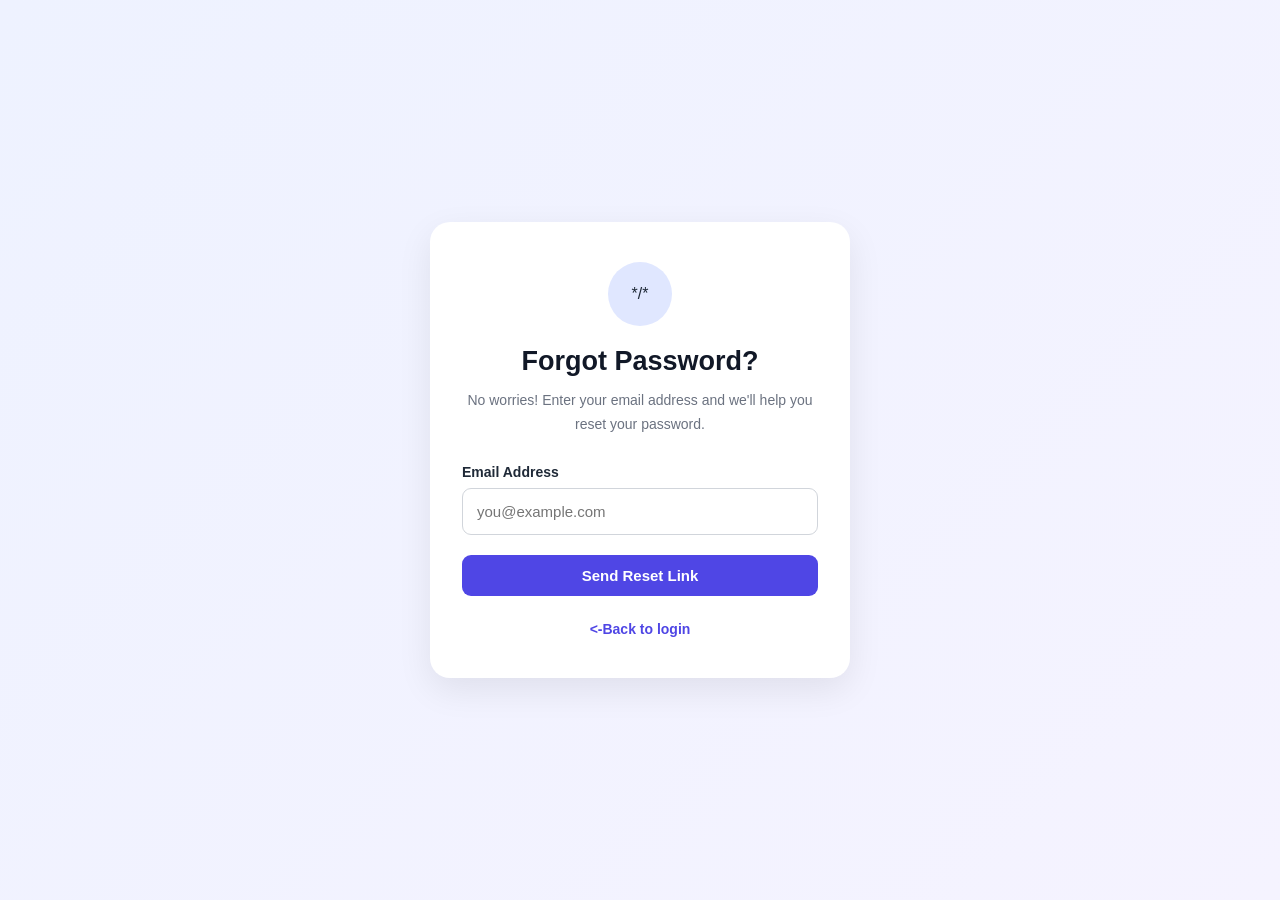
<file: Suraksha/resetpw.html>
<!DOCTYPE html>
<html lang="en">
<head>
    <meta charset="UTF-8">
    <meta name="viewport" content="width=device-width, initial-scale=1.0">
    <title>Reset Password</title>
    <link rel="stylesheet" href="reset.css">
</head>
<body>
    <main class="auth-container">
        <section class="reset-card">
            
            <div class="icon-circle">
                */*
            </div>
            <h1>Forgot Password?</h1>
            <p class="subtitle">No worries! Enter your email address 
                and we'll help you reset your password.
            </p>

            
<form id="resetForm">
    <label for="email">Email Address</label>
    <input
        type="email"
        id="email"
        name="email"
        placeholder="you@example.com"
        autocomplete="email"
        required
    >

    <button type="submit" class="signin-btn">
        Send Reset Link
    </button>
</form>

<div id="successMessage" style="display: none;">
    <h2>Request submitted!</h2>
    <p>Your password reset request has been received.</p>
    <a href="lgin.html">Back to Login</a>
</div>

<script>
    document.getElementById('resetForm').addEventListener('submit', function(event) {
        event.preventDefault();

        this.style.display = 'none';
        document.getElementById('successMessage').style.display = 'block';
    });
</script>


            <p class="back-link">
                <a href="lgin.html">
                    <-Back to login
                </a>
            </p>
        </section>
    </main>
</body>
</html>
</file>
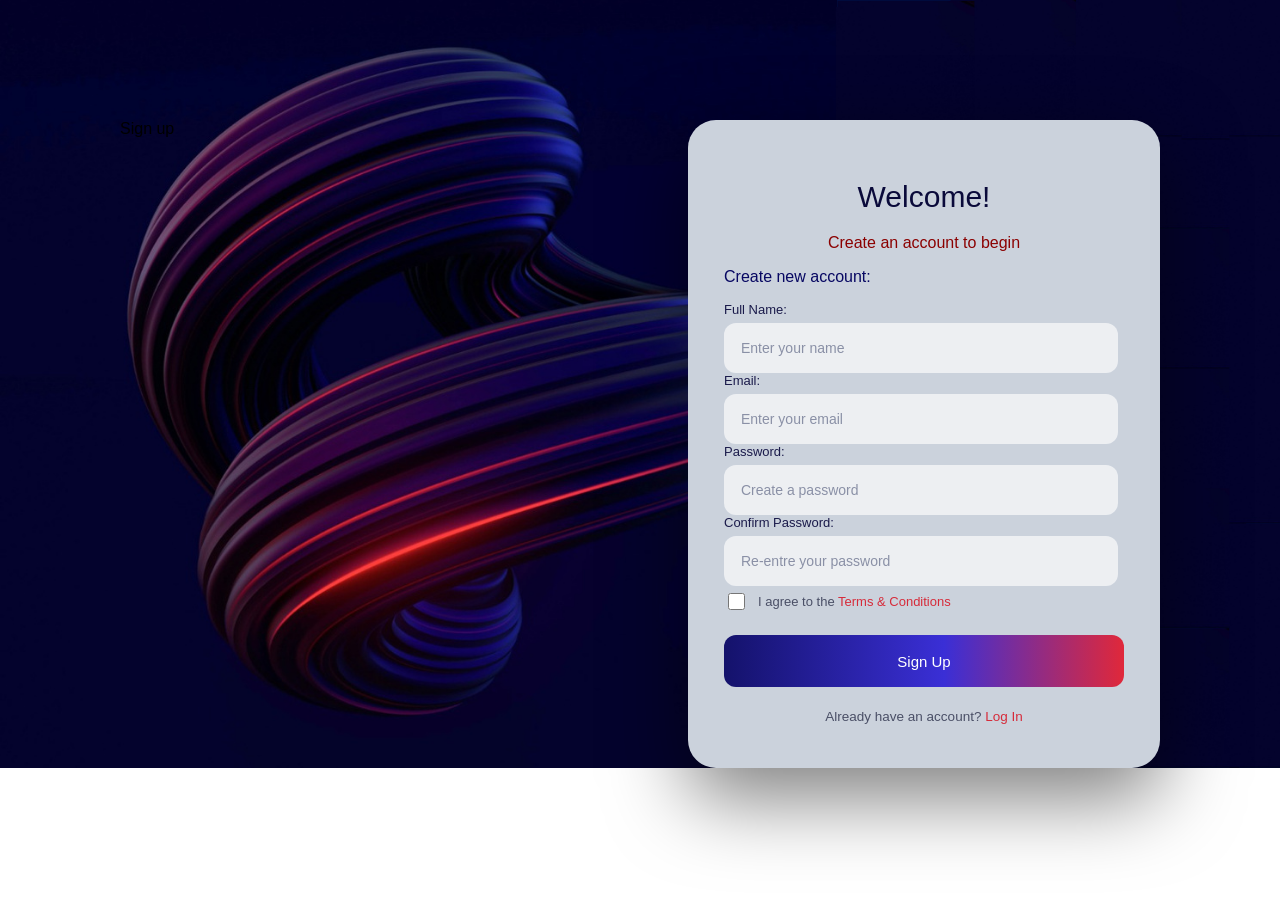
<file: Suraksha/sgnup.html>
<!DOCTYPE html>
<html lang="en">
<head>
    <meta charset="UTF-8">
    <meta name="viewport" content="width=device-width, initial-scale=1.0">
    <link rel="stylesheet" href="sgnup.css"
    <title>Sign up</title>
</head>
<body>
    <div class="container">
            <h1>Welcome!</h1>
            <p class="subtitle">Create an account to begin</p>
            <p class="create">Create new account:</p>
            <form id="ContactForm" onsubmit="submitForm(event)">
            
            <div class="field">
            <label for="name">Full Name:</label>
            <input type="name" id="name" name="name" placeholder="Enter your name" required>
            </div>

            <div class="field">
            <label for="email">Email:</label>
            <input type="email" id="email" name="email" placeholder="Enter your email" required>
            </div>

            <div class="field">
            <label for="password">Password:</label>
            <input type="password" id="password" name="password" placeholder="Create a password" required>
            </div>

            <div class="field">
            <label for="password">Confirm Password:</label>
            <input type="password" id="password" name="password" placeholder="Re-entre your password" required>
            </div>

            <label class="terms">
            <input type="checkbox" name="terms" />
            <span>I agree to the <a href="TermCon.html">Terms &amp; Conditions</a></span>
            </label>

            <button type="submit" class="signup-btn">Sign Up</button>
            </form>

            <p class="switch">Already have an account? <a href="lgin.html">Log In</a></p>

            <script src="scr.js"></script>
</body>
</html>
</file>
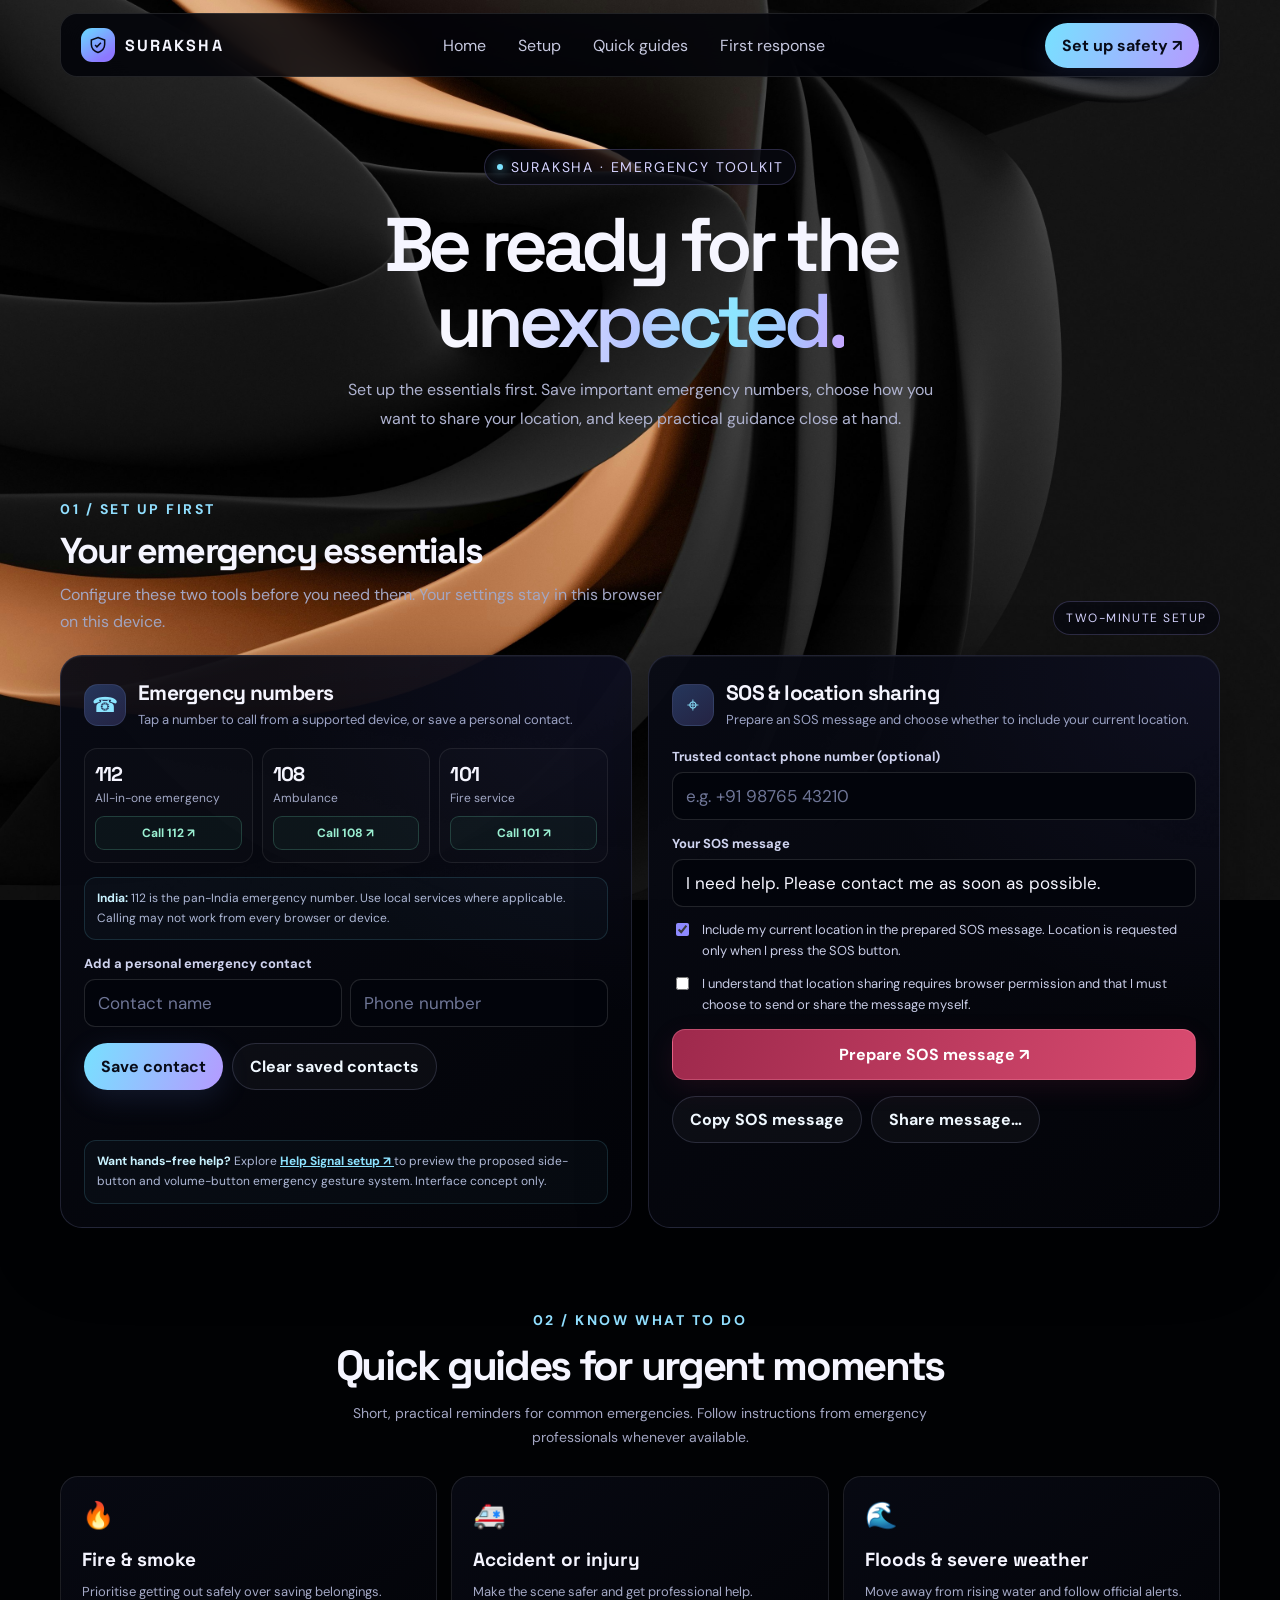
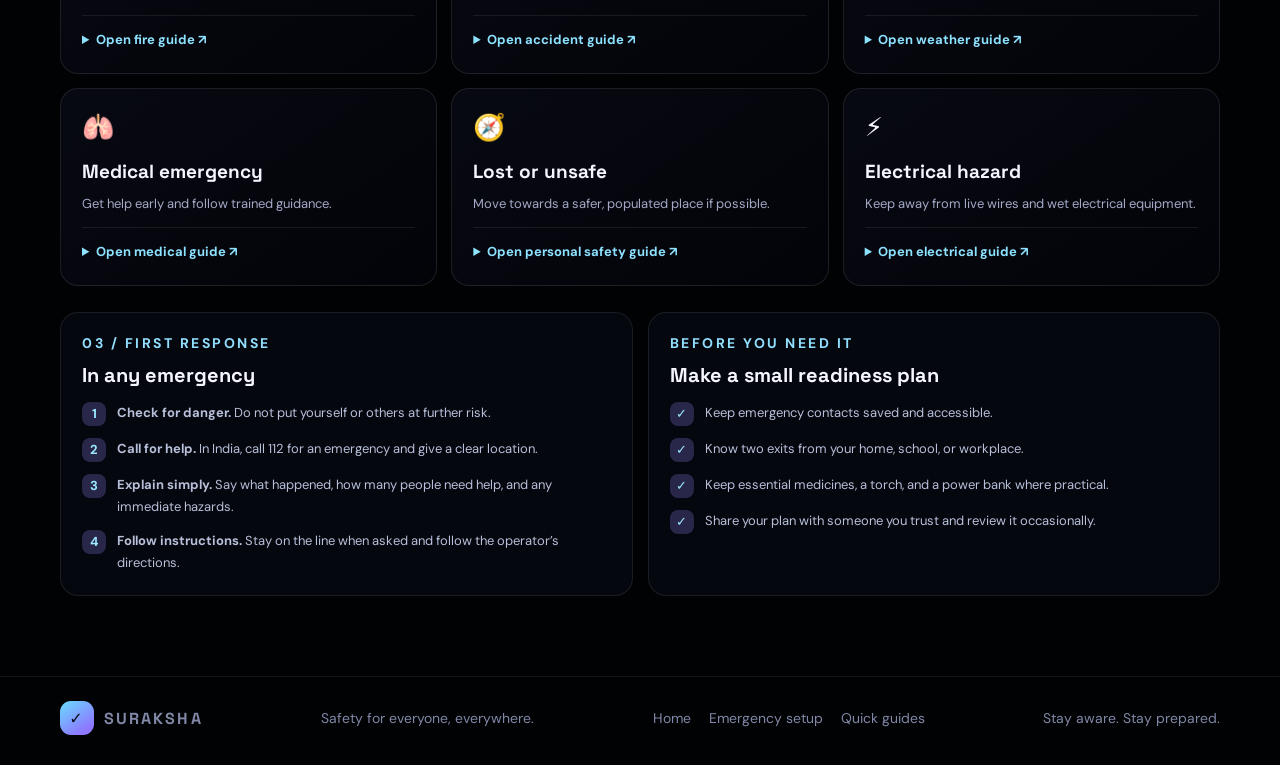
<file: Suraksha/tool.html>
<!DOCTYPE html>
<html lang="en">
 <head>
  <meta charset="utf-8"/>
  <meta content="width=device-width, initial-scale=1" name="viewport"/>
  <meta content="#010204" name="theme-color"/>
  <title>
   SURAKSHA — Emergency Toolkit
  </title>
  <style>
   @import url('https://fonts.googleapis.com/css2?family=DM+Sans:wght@400;500;600;700&family=Space+Grotesk:wght@400;500;600;700&display=swap');
:root {
  --bg:#010204;
  --panel:rgba(7,9,19,.84);
  --line:rgba(193,196,255,.16);
  --text:#f5f5ff;
  --muted:#a3a6c3;
  --blue:#67d9ff;
  --violet:#b38aff;
  --font:'DM Sans',system-ui,sans-serif;
  --display:'Space Grotesk',var(--font)
}
* {
  box-sizing:border-box
}
html {
  scroll-behavior:smooth;
  scroll-padding-top:100px
}
body {
  margin:0;
  background:var(--bg);
  color:var(--text);
  font-family:var(--font);
  font-size:16px;
  overflow-x:hidden
}
a {
  color:inherit;
  text-decoration:none
}
button,input,select {
  font:inherit
}
button {
  cursor:pointer
}
::selection {
  background:#8e75ff;
  color:white
}
.site-bg {
  position:fixed;
  inset:0;
  z-index:-2;
  pointer-events:none;
  overflow:hidden;
  background:radial-gradient(ellipse at 17% 32%,rgba(28,88,147,.09),transparent 34%),radial-gradient(ellipse at 78% 37%,rgba(112,57,159,.09),transparent 35%),#010204
}
.site-bg:before {
  content:"";
  position:absolute;
  inset:-10%;
  opacity:.95;
  background-image:radial-gradient(1px 1px at 3% 9%,#fff 98%,transparent),radial-gradient(1px 1px at 8% 47%,#d8e8ff 98%,transparent),radial-gradient(2px 2px at 12% 76%,#fff 98%,transparent),radial-gradient(1px 1px at 17% 22%,#d7c9ff 98%,transparent),radial-gradient(1.5px 1.5px at 22% 59%,#fff 98%,transparent),radial-gradient(1px 1px at 28% 11%,#e6e4ff 98%,transparent),radial-gradient(1px 1px at 34% 38%,#fff 98%,transparent),radial-gradient(2px 2px at 39% 82%,#c9dfff 98%,transparent),radial-gradient(1px 1px at 45% 19%,#e1dcff 98%,transparent),radial-gradient(1px 1px at 51% 63%,#fff 98%,transparent),radial-gradient(1.5px 1.5px at 57% 31%,#d8ccff 98%,transparent),radial-gradient(1px 1px at 62% 88%,#fff 98%,transparent),radial-gradient(2px 2px at 68% 12%,#fff 98%,transparent),radial-gradient(1px 1px at 73% 48%,#d7e6ff 98%,transparent),radial-gradient(1px 1px at 79% 27%,#fff 98%,transparent),radial-gradient(1.5px 1.5px at 84% 71%,#e2d8ff 98%,transparent),radial-gradient(1px 1px at 91% 18%,#fff 98%,transparent),radial-gradient(2px 2px at 96% 56%,#f8f6ff 98%,transparent),radial-gradient(1px 1px at 94% 91%,#d9e7ff 98%,transparent),radial-gradient(1px 1px at 6% 92%,#fff 98%,transparent),radial-gradient(1px 1px at 31% 95%,#d4d2e8 98%,transparent),radial-gradient(1px 1px at 48% 45%,#fff 98%,transparent),radial-gradient(1px 1px at 65% 54%,#fff 98%,transparent),radial-gradient(1px 1px at 88% 39%,#fff 98%,transparent);
  background-size:100% 100%;
  animation:drift 100s linear infinite
}
.site-bg:after {
  content:"";
  position:absolute;
  width:min(90vw,1100px);
  aspect-ratio:1;
  left:50%;
  top:-380px;
  transform:translateX(-50%);
  border-radius:50%;
  border:1px solid #aea4ff12;
  box-shadow:0 0 0 55px #aea4ff06,0 0 0 120px #69aaff05,0 0 0 190px #aea4ff03
}
@keyframes drift {
  to {
    transform:translate3d(-1.5%,1%,0)
  }
}
.wrap {
  width:min(1160px,calc(100% - 40px));
  margin:auto
}
.nav-wrap {
  position:sticky;
  top:0;
  z-index:10;
  padding:13px 0 0
}
.nav {
  width:min(1160px,calc(100% - 40px));
  margin:auto;
  min-height:64px;
  padding:0 20px;
  display:flex;
  align-items:center;
  justify-content:space-between;
  gap:18px;
  border:1px solid #ffffff1c;
  border-radius:17px;
  background:#020309d9;
  backdrop-filter:blur(22px)
}
.brand {
  display:flex;
  align-items:center;
  gap:10px;
  font-family:var(--display);
  font-weight:700;
  letter-spacing:.13em;
  font-size:16px
}
.brand-icon {
  width:34px;
  height:34px;
  border-radius:11px;
  display:grid;
  place-items:center;
  background:linear-gradient(145deg,#69dcff,#8d78ff 80%);
  color:#080b18
}
.brand-icon svg {
  width:20px;
  height:20px
}
.nav-links {
  display:flex;
  gap:clamp(15px,3vw,32px);
  color:#c6c8df;
  font-size:14px
}
.nav-links a:hover {
  color:white
}
.btn {
  display:inline-flex;
  align-items:center;
  justify-content:center;
  gap:8px;
  border:1px solid var(--line);
  border-radius:999px;
  padding:12px 17px;
  font-size:14px;
  font-weight:700;
  transition:.2s
}
.btn:hover {
  transform:translateY(-2px)
}
.primary {
  border:0;
  color:#080b18;
  background:linear-gradient(110deg,#77e1ff,#b59aff);
  box-shadow:0 8px 30px #6f97ff22
}
.ghost {
  background:#ffffff08
}
.menu-toggle {
  display:none;
  border:1px solid var(--line);
  background:#17182c;
  color:white;
  border-radius:10px;
  padding:8px
}
.mobile-menu {
  display:none
}
.hero {
  padding:72px 0 34px;
  text-align:center
}
.eyebrow,.tag {
  display:inline-flex;
  align-items:center;
  gap:8px;
  border:1px solid #ada6ff38;
  background:#080911c9;
  padding:8px 12px;
  border-radius:999px;
  color:#d5d3ff;
  font-size:12px;
  letter-spacing:.13em;
  text-transform:uppercase
}
.dot {
  width:6px;
  height:6px;
  border-radius:50%;
  background:#7de3ff;
  box-shadow:0 0 12px #7de3ff
}
.hero h1 {
  font-family:var(--display);
  font-size:clamp(43px,6.4vw,76px);
  line-height:1;
  letter-spacing:-.07em;
  font-weight:600;
  margin:22px auto 17px
}
.gradient {
  background:linear-gradient(100deg,#f7f7ff 12%,#b9c5ff 48%,#8ce6ff 72%,#c6a4ff);
  -webkit-background-clip:text;
  background-clip:text;
  color:transparent
}
.hero p {
  max-width:620px;
  margin:0 auto;
  color:#aeb2cf;
  line-height:1.8;
  font-size:16px
}
.section {
  padding:32px 0 55px
}
.section-head {
  display:flex;
  justify-content:space-between;
  align-items:end;
  gap:20px;
  margin-bottom:20px
}
.kicker {
  color:#91dfff;
  font-size:12px;
  letter-spacing:.18em;
  text-transform:uppercase;
  font-weight:700;
  margin-bottom:10px
}
.section-head h2 {
  font-family:var(--display);
  font-size:clamp(25px,3vw,36px);
  letter-spacing:-.05em;
  margin:0 0 7px
}
.section-head p {
  color:var(--muted);
  margin:0;
  line-height:1.7;
  max-width:620px;
  font-size:14px
}
.setup-grid {
  display:grid;
  grid-template-columns:1fr 1fr;
  gap:16px
}
.panel {
  border:1px solid #b3b9ff29;
  border-radius:22px;
  background:linear-gradient(145deg,#080a14ed,#030409f2);
  box-shadow:0 24px 70px #0004,inset 0 1px #ffffff0b;
  padding:23px;
  position:relative;
  overflow:hidden
}
.panel:before {
  content:"";
  position:absolute;
  inset:0;
  background:radial-gradient(ellipse at 100% 0,#7771ff12,transparent 45%);
  pointer-events:none
}
.panel>* {
  position:relative
}
.panel-head {
  display:flex;
  align-items:center;
  gap:12px;
  margin-bottom:17px
}
.iconbox {
  width:42px;
  height:42px;
  border-radius:14px;
  display:grid;
  place-items:center;
  color:#8ce5ff;
  background:linear-gradient(145deg,#25365b,#242343);
  border:1px solid #53608b55;
  font-size:21px;
  flex-shrink:0
}
.panel h3 {
  font-family:var(--display);
  font-size:21px;
  margin:0 0 4px;
  letter-spacing:-.03em
}
.sub {
  font-size:13px;
  color:#9ca3c5;
  line-height:1.6;
  margin:0
}
.field-label {
  display:block;
  color:#cfd3ef;
  font-size:13px;
  font-weight:700;
  margin:15px 0 7px
}
.input-row {
  display:flex;
  gap:8px
}
.field {
  width:100%;
  min-width:0;
  padding:12px 13px;
  color:#f5f5ff;
  background:#02040b;
  border:1px solid #ffffff20;
  border-radius:11px;
  outline:none
}
.field:focus {
  border-color:#83dfff88;
  box-shadow:0 0 0 3px #83dfff12
}
.field::placeholder {
  color:#6f7697
}
.small-btn {
  border:1px solid #8ce5ff44;
  background:#132036;
  color:#a6eaff;
  border-radius:11px;
  padding:0 13px;
  font-size:13px;
  font-weight:700;
  white-space:nowrap
}
.numbers {
  display:grid;
  grid-template-columns:repeat(3,1fr);
  gap:9px;
  margin-top:14px
}
.number {
  border:1px solid #ffffff14;
  background:#ffffff04;
  border-radius:13px;
  padding:12px 10px;
  min-width:0
}
.number strong {
  display:block;
  font-size:20px;
  font-family:var(--display);
  letter-spacing:-.04em
}
.number span {
  display:block;
  color:#a2a8c5;
  font-size:12px;
  margin:3px 0 10px
}
.dial {
  display:block;
  text-align:center;
  border:1px solid #72dfbd35;
  color:#9bf0d2;
  background:#42c69b0c;
  border-radius:9px;
  padding:8px 4px;
  font-size:12px;
  font-weight:700
}
.saved-list {
  display:grid;
  gap:8px;
  margin-top:12px
}
.saved-number {
  display:flex;
  justify-content:space-between;
  align-items:center;
  gap:10px;
  border:1px solid #ffffff12;
  background:#ffffff04;
  padding:10px 12px;
  border-radius:11px;
  font-size:13px
}
.saved-number span {
  color:#aeb5d1
}
.remove {
  background:none;
  border:0;
  color:#b6a9ff;
  font-size:13px
}
.checkline {
  display:flex;
  align-items:flex-start;
  gap:10px;
  color:#c7cbe5;
  font-size:13px;
  line-height:1.6;
  margin:13px 0
}
.checkline input {
  accent-color:#8e8aff;
  margin-top:3px
}
.info {
  border:1px solid #77dfff25;
  background:#72dfff08;
  border-radius:12px;
  padding:11px 12px;
  color:#aeb8d6;
  font-size:12px;
  line-height:1.65;
  margin-top:14px
}
.info strong {
  color:#c9f2ff
}
.setup-actions {
  display:flex;
  gap:9px;
  flex-wrap:wrap;
  margin-top:16px
}
.statusline {
  font-size:12px;
  color:#8ee7c7;
  margin-top:10px;
  min-height:14px
}
.sos-btn {
  width:100%;
  border:1px solid #ff8eaa55;
  background:linear-gradient(110deg,#9e294c,#d94b70);
  color:white;
  border-radius:13px;
  padding:14px;
  font-weight:700;
  box-shadow:0 8px 26px #a82d5022
}
.sos-btn:hover {
  filter:brightness(1.1)
}
.lower {
  padding:28px 0 80px
}
.lower-head {
  text-align:center;
  margin-bottom:26px
}
.lower-head h2 {
  font-family:var(--display);
  font-size:clamp(28px,4vw,42px);
  letter-spacing:-.055em;
  margin:0 0 10px
}
.lower-head p {
  color:var(--muted);
  font-size:14px;
  line-height:1.7;
  max-width:590px;
  margin:auto
}
.guides {
  display:grid;
  grid-template-columns:repeat(3,1fr);
  gap:14px
}
.guide {
  border:1px solid #ffffff19;
  border-radius:18px;
  background:linear-gradient(145deg,#080a14e8,#030409ed);
  padding:21px;
  transition:transform .2s,border-color .2s
}
.guide:hover {
  transform:translateY(-4px);
  border-color:#79dfff55
}
.guide .emoji {
  font-size:26px;
  margin-bottom:15px
}
.guide h3 {
  font-family:var(--display);
  font-size:19px;
  margin:0 0 9px
}
.guide p {
  font-size:13px;
  line-height:1.75;
  color:#a4a9c6;
  margin:0 0 12px
}
.guide details {
  border-top:1px solid #ffffff14;
  padding-top:12px;
  color:#c6cbea;
  font-size:13px;
  line-height:1.8
}
.guide summary {
  cursor:pointer;
  color:#8de2ff;
  font-weight:700
}
.guide ul {
  padding-left:17px
}
.guide li {
  margin:5px 0
}
.response-grid {
  display:grid;
  grid-template-columns:1fr 1fr;
  gap:15px;
  margin-top:26px
}
.response {
  border:1px solid #ffffff17;
  background:#070911d9;
  border-radius:18px;
  padding:21px
}
.response h3 {
  font-family:var(--display);
  font-size:20px;
  margin:0 0 14px
}
.steps {
  display:grid;
  gap:12px
}
.step {
  display:flex;
  gap:11px;
  color:#b8bfd9;
  font-size:13px;
  line-height:1.7
}
.step b {
  width:24px;
  height:24px;
  display:grid;
  place-items:center;
  border-radius:8px;
  background:#28274a;
  color:#9ce8ff;
  flex-shrink:0
}
.footer {
  border-top:1px solid #ffffff14;
  padding:24px 0 30px;
  color:#8187a6;
  font-size:13px
}
.footer-inner {
  display:flex;
  justify-content:space-between;
  align-items:center;
  gap:15px;
  flex-wrap:wrap
}
.footer-links {
  display:flex;
  gap:18px
}
.footer a:hover {
  color:white
}
@media(max-width:800px) {
  .nav-links {
    gap:13px
  }
  .setup-grid {
    grid-template-columns:1fr
  }
  .guides {
    grid-template-columns:1fr 1fr
  }
  .panel {
    padding:20px
  }
}
@media(max-width:600px) {
  .wrap,.nav {
    width:calc(100% - 26px)
  }
  .nav {
    padding:0 12px;
    min-height:57px
  }
  .nav-links,.nav>.btn {
    display:none
  }
  .menu-toggle {
    display:block
  }
  .mobile-menu {
    position:absolute;
    top:calc(100% + 8px);
    left:13px;
    right:13px;
    padding:10px;
    border:1px solid var(--line);
    border-radius:15px;
    background:#090b18f5;
    backdrop-filter:blur(20px)
  }
  .mobile-menu.open {
    display:grid
  }
  .mobile-menu a {
    padding:11px;
    border-radius:9px;
    color:#d9dcf2
  }
  .hero {
    padding:55px 0 24px
  }
  .hero h1 {
    font-size:clamp(42px,12vw,60px)
  }
  .section-head {
    align-items:flex-start;
    flex-direction:column
  }
  .numbers {
    gap:6px
  }
  .number {
    padding:10px 7px
  }
  .number strong {
    font-size:18px
  }
  .guides,.response-grid {
    grid-template-columns:1fr
  }
  .section {
    padding-bottom:38px
  }
  .panel {
    padding:17px
  }
  .footer-inner {
    align-items:flex-start;
    flex-direction:column
  }
}
@media(prefers-reduced-motion:reduce) {
  *,*:before,*:after {
    animation:none!important;
    scroll-behavior:auto!important;
    transition:none!important
  }
}
  

  /* Readability pass: keep secondary text comfortably legible */
  body { font-size: 18px; }
  p, li, label, input, textarea, select { font-size: 17px; }
  .nav-links, .nav-links a, .mobile-menu a,
  .btn, button, .card-link, .small-link { font-size: 16px; }
  .eyebrow, .kicker, .hero-note, .status,
  .footer, .footer-links, .stage-label, .principle { font-size: 14px; }
  .card p, .stage-feature p, .mini-feature p,
  .section-head p, .manifesto p, .cta-inner p { font-size: 16px; }
  .mini-feature h4 { font-size: 15px; }
  /* Some helper labels use inline 10–13px sizes; override those too. */
  span[style*="font-size"] { font-size: 14px !important; }
  @media (max-width: 640px) {
    body { font-size: 17px; }
    p, li, label, input, textarea, select { font-size: 16px; }
    .nav-links, .nav-links a, .mobile-menu a,
    .btn, button, .card-link, .small-link { font-size: 15px; }
    .eyebrow, .kicker, .hero-note, .status,
    .footer, .footer-links, .stage-label, .principle { font-size: 14px; }
    .card p, .stage-feature p, .mini-feature p,
    .section-head p, .manifesto p, .cta-inner p { font-size: 15px; }
    span[style*="font-size"] { font-size: 14px !important; }
  }
/* Black & bronze background */
.site-bg {
    background: #050505
        url("philip-oroni-gftMuFt8vNk-unsplash.jpg")
        center / cover no-repeat !important;
}

.site-bg::before,
.site-bg::after {
    display: none;
}


  

</style>
 </head>
 <body>
  <div aria-hidden="true" class="site-bg">
  </div>
  <header class="nav-wrap">
   <nav class="nav">
    <a class="brand" href="home.html">
     <span class="brand-icon">
      <svg fill="none" stroke="currentColor" stroke-width="1.8" viewbox="0 0 24 24">
       <path d="M12 3 20 6v5c0 5-3.4 8.3-8 10-4.6-1.7-8-5-8-10V6l8-3Z">
       </path>
       <path d="m8.5 12 2.2 2.2 4.8-5">
       </path>
      </svg>
     </span>
     <span>
      SURAKSHA
     </span>
    </a>
    <div class="nav-links">
     <a href="home.html">
      Home
     </a>
     <a href="#setup">
      Setup
     </a>
     <a href="#guides">
      Quick guides
     </a>
     <a href="#response">
      First response
     </a>
    </div>
    <a class="btn primary" href="#setup">
     Set up safety ↗
    </a>
    <button aria-expanded="false" aria-label="Open menu" class="menu-toggle" id="menuToggle">
     ☰
    </button>
   </nav>
   <div class="mobile-menu" id="mobileMenu">
    <a href="home.html">
     Home
    </a>
    <a href="#setup">
     Setup
    </a>
    <a href="#guides">
     Quick guides
    </a>
    <a href="#response">
     First response
    </a>
   </div>
  </header>
  <main>
   <section class="hero">
    <div class="wrap">
     <div class="eyebrow">
      <span class="dot">
      </span>
      SURAKSHA · EMERGENCY TOOLKIT
     </div>
     <h1>
      Be ready for the
      <br/>
      <span class="gradient">
       unexpected.
      </span>
     </h1>
     <p>
      Set up the essentials first. Save important emergency numbers, choose how you want to share your location, and keep practical guidance close at hand.
     </p>
    </div>
   </section>
   <section class="section" id="setup">
    <div class="wrap">
     <div class="section-head">
      <div>
       <div class="kicker">
        01 / Set up first
       </div>
       <h2>
        Your emergency essentials
       </h2>
       <p>
        Configure these two tools before you need them. Your settings stay in this browser on this device.
       </p>
      </div>
      <span class="tag">
       Two-minute setup
      </span>
     </div>
     <div class="setup-grid">
      <article class="panel">
       <div class="panel-head">
        <div class="iconbox">
         ☎
        </div>
        <div>
         <h3>
          Emergency numbers
         </h3>
         <p class="sub">
          Tap a number to call from a supported device, or save a personal contact.
         </p>
        </div>
       </div>
       <div class="numbers">
        <div class="number">
         <strong>
          112
         </strong>
         <span>
          All-in-one emergency
         </span>
         <a class="dial" href="tel:112">
          Call 112 ↗
         </a>
        </div>
        <div class="number">
         <strong>
          108
         </strong>
         <span>
          Ambulance
         </span>
         <a class="dial" href="tel:108">
          Call 108 ↗
         </a>
        </div>
        <div class="number">
         <strong>
          101
         </strong>
         <span>
          Fire service
         </span>
         <a class="dial" href="tel:101">
          Call 101 ↗
         </a>
        </div>
       </div>
       <div class="info">
        <strong>
         India:
        </strong>
        112 is the pan-India emergency number. Use local services where applicable. Calling may not work from every browser or device.
       </div>
       <label class="field-label" for="contactName">
        Add a personal emergency contact
       </label>
       <div class="input-row">
        <input class="field" id="contactName" maxlength="40" placeholder="Contact name"/>
        <input class="field" id="contactPhone" inputmode="tel" maxlength="20" placeholder="Phone number"/>
       </div>
       <div class="setup-actions">
        <button class="btn primary" id="saveContact">
         Save contact
        </button>
        <button style="color: aliceblue;" class="btn ghost" id="clearContacts">
         Clear saved contacts
        </button>
       </div>
       <div aria-live="polite" class="saved-list" id="savedContacts">
       </div>
       <div aria-live="polite" class="statusline" id="contactStatus">
       </div>
       <div class="info">
        <strong>
         Want hands-free help?
        </strong>
        Explore
        <a href="help-signal.html" style="color:#8de2ff;text-decoration:underline;font-weight:700">
         Help Signal setup ↗
        </a>
        to preview the proposed side-button and volume-button emergency gesture system. Interface concept only.
       </div>
      </article>
      <article class="panel">
       <div class="panel-head">
        <div class="iconbox">
         ⌖
        </div>
        <div>
         <h3>
          SOS &amp; location sharing
         </h3>
         <p class="sub">
          Prepare an SOS message and choose whether to include your current location.
         </p>
        </div>
       </div>
       <label class="field-label" for="sosContact">
        Trusted contact phone number (optional)
       </label>
       <input class="field" id="sosContact" inputmode="tel" maxlength="20" placeholder="e.g. +91 98765 43210"/>
       <label class="field-label" for="sosMessage">
        Your SOS message
       </label>
       <input class="field" id="sosMessage" maxlength="180" value="I need help. Please contact me as soon as possible."/>
       <label class="checkline">
        <input checked="" id="includeLocation" type="checkbox"/>
        <span>
         Include my current location in the prepared SOS message. Location is requested only when I press the SOS button.
        </span>
       </label>
       <label class="checkline">
        <input id="confirmConsent" type="checkbox"/>
        <span>
         I understand that location sharing requires browser permission and that I must choose to send or share the message myself.
        </span>
       </label>
       <button class="sos-btn" id="sosButton">
        Prepare SOS message ↗
       </button>
       <div class="setup-actions">
        <button style="color: aliceblue;" class="btn ghost" id="copySos">
         Copy SOS message
        </button>
        <button style="color: aliceblue;" class="btn ghost" id="shareSos">
         Share message…
        </button>
       </div>
       <div aria-live="polite" class="statusline" id="sosStatus">
       
       </div>
       
      </article>
     </div>
    </div>
   </section>
   <section class="lower" id="guides">
    <div class="wrap">
     <div class="lower-head">
      <div class="kicker">
       02 / Know what to do
      </div>
      <h2>
       Quick guides for urgent moments
      </h2>
      <p>
       Short, practical reminders for common emergencies. Follow instructions from emergency professionals whenever available.
      </p>
     </div>
     <div class="guides">
      <article class="guide">
       <div class="emoji">
        🔥
       </div>
       <h3>
        Fire &amp; smoke
       </h3>
       <p>
        Prioritise getting out safely over saving belongings.
       </p>
       <details>
        <summary>
         Open fire guide ↗
        </summary>
        <ul>
         <li>
          Raise the alarm and leave by the safest available exit.
         </li>
         <li>
          Stay low if there is smoke; do not use lifts.
         </li>
         <li>
          Close doors behind you if safe, and stay outside.
         </li>
         <li>
          Call 112 or the local fire service from a safe place.
         </li>
         <li>
          Do not re-enter until officials say it is safe.
         </li>
        </ul>
       </details>
      </article>
      <article class="guide">
       <div class="emoji">
        🚑
       </div>
       <h3>
        Accident or injury
       </h3>
       <p>
        Make the scene safer and get professional help.
       </p>
       <details>
        <summary>
         Open accident guide ↗
        </summary>
        <ul>
         <li>
          Check for danger before approaching.
         </li>
         <li>
          Call 112 and explain the location and what happened.
         </li>
         <li>
          Do not move someone with a suspected neck or back injury unless there is immediate danger.
         </li>
         <li>
          For severe bleeding, apply firm direct pressure with clean cloth if possible.
         </li>
         <li>
          Follow the emergency operator’s instructions.
         </li>
        </ul>
       </details>
      </article>
      <article class="guide">
       <div class="emoji">
        🌊
       </div>
       <h3>
        Floods &amp; severe weather
       </h3>
       <p>
        Move away from rising water and follow official alerts.
       </p>
       <details>
        <summary>
         Open weather guide ↗
        </summary>
        <ul>
         <li>
          Move to higher ground when flooding threatens.
         </li>
         <li>
          Never walk or drive through floodwater.
         </li>
         <li>
          Keep away from fallen power lines.
         </li>
         <li>
          Follow official evacuation and weather advisories.
         </li>
         <li>
          Keep your phone charged and carry essential medicines if evacuating.
         </li>
        </ul>
       </details>
      </article>
      <article class="guide">
       <div class="emoji">
        🫁
       </div>
       <h3>
        Medical emergency
       </h3>
       <p>
        Get help early and follow trained guidance.
       </p>
       <details>
        <summary>
         Open medical guide ↗
        </summary>
        <ul>
         <li>
          Call 112 or an ambulance service and describe symptoms clearly.
         </li>
         <li>
          Check whether the person responds and is breathing normally.
         </li>
         <li>
          If they are unresponsive and not breathing normally, follow dispatcher instructions for CPR.
         </li>
         <li>
          Do not give food or drink to someone who is unconscious.
         </li>
         <li>
          Stay with the person if it is safe to do so.
         </li>
        </ul>
       </details>
      </article>
      <article class="guide">
       <div class="emoji">
        🧭
       </div>
       <h3>
        Lost or unsafe
       </h3>
       <p>
        Move towards a safer, populated place if possible.
       </p>
       <details>
        <summary>
         Open personal safety guide ↗
        </summary>
        <ul>
         <li>
          Move to a well-lit public place or staffed location if safe.
         </li>
         <li>
          Call a trusted person and clearly state where you are.
         </li>
         <li>
          Use your phone’s location-sharing feature only with someone you trust.
         </li>
         <li>
          If threatened or in immediate danger, call 112.
         </li>
         <li>
          Avoid confronting a threatening person if you can safely leave.
         </li>
        </ul>
       </details>
      </article>
      <article class="guide">
       <div class="emoji">
        ⚡
       </div>
       <h3>
        Electrical hazard
       </h3>
       <p>
        Keep away from live wires and wet electrical equipment.
       </p>
       <details>
        <summary>
         Open electrical guide ↗
        </summary>
        <ul>
         <li>
          Do not touch a person who may still be in contact with electricity.
         </li>
         <li>
          Switch off the power only if you can do so safely.
         </li>
         <li>
          Keep others away and call emergency services.
         </li>
         <li>
          Do not approach fallen power lines, even if they appear inactive.
         </li>
         <li>
          Seek medical help after an electric shock.
         </li>
        </ul>
       </details>
      </article>
     </div>
     <div class="response-grid" id="response">
      <article class="response">
       <div class="kicker">
        03 / First response
       </div>
       <h3>
        In any emergency
       </h3>
       <div class="steps">
        <div class="step">
         <b>
          1
         </b>
         <span>
          <strong>
           Check for danger.
          </strong>
          Do not put yourself or others at further risk.
         </span>
        </div>
        <div class="step">
         <b>
          2
         </b>
         <span>
          <strong>
           Call for help.
          </strong>
          In India, call 112 for an emergency and give a clear location.
         </span>
        </div>
        <div class="step">
         <b>
          3
         </b>
         <span>
          <strong>
           Explain simply.
          </strong>
          Say what happened, how many people need help, and any immediate hazards.
         </span>
        </div>
        <div class="step">
         <b>
          4
         </b>
         <span>
          <strong>
           Follow instructions.
          </strong>
          Stay on the line when asked and follow the operator’s directions.
         </span>
        </div>
       </div>
      </article>
      <article class="response">
       <div class="kicker">
        Before you need it
       </div>
       <h3>
        Make a small readiness plan
       </h3>
       <div class="steps">
        <div class="step">
         <b>
          ✓
         </b>
         <span>
          Keep emergency contacts saved and accessible.
         </span>
        </div>
        <div class="step">
         <b>
          ✓
         </b>
         <span>
          Know two exits from your home, school, or workplace.
         </span>
        </div>
        <div class="step">
         <b>
          ✓
         </b>
         <span>
          Keep essential medicines, a torch, and a power bank where practical.
         </span>
        </div>
        <div class="step">
         <b>
          ✓
         </b>
         <span>
          Share your plan with someone you trust and review it occasionally.
         </span>
        </div>
       </div>
      </article>
     </div>
    </div>
   </section>
  </main>
  <footer class="footer">
   <div class="wrap footer-inner">
    <a class="brand" href="home.html">
     <span class="brand-icon">
      ✓
     </span>
     <span>
      SURAKSHA
     </span>
    </a>
    <span>
     Safety for everyone, everywhere.
    </span>
    <div class="footer-links">
     <a href="home.html">
      Home
     </a>
     <a href="#setup">
      Emergency setup
     </a>
     <a href="#guides">
      Quick guides
     </a>
    </div>
    <span>
     Stay aware. Stay prepared.
    </span>
   </div>
  </footer>
  <script>
   const $=id=>document.getElementById(id);
const key='surakshaEmergencyContacts';
function getContacts()  {
  try  {
    return JSON.parse(localStorage.getItem(key)||'[]')
  }
  catch  {
    return []
  }
}
function renderContacts()  {
  const list=$('savedContacts');
  list.innerHTML='';
  getContacts().forEach((c,i)=> {
    const row=document.createElement('div');
    row.className='saved-number';
    const info=document.createElement('span');
    info.textContent=c.name+' · '+c.phone;
    const call=document.createElement('a');
    call.className='dial';
    call.href='tel:'+c.phone.replace(/[^+\d]/g,'');
    call.textContent='Call';
    const remove=document.createElement('button');
    remove.className='remove';
    remove.textContent='Remove';
    remove.onclick=()=> {
      const all=getContacts();
      all.splice(i,1);
      localStorage.setItem(key,JSON.stringify(all));
      renderContacts()
    };
    row.append(info,call,remove);
    list.append(row)
  })
}
$('saveContact').addEventListener('click',()=> {
  const name=$('contactName').value.trim(),phone=$('contactPhone').value.trim();
  if(!name||!phone) {
    $('contactStatus').textContent='Enter both a contact name and phone number.';
    return
  }
  const contacts=getContacts();
  if(contacts.length>=8) {
    $('contactStatus').textContent='You can save up to 8 contacts in this demo.';
    return
  }
  contacts.push( {
    name,phone
  });
  localStorage.setItem(key,JSON.stringify(contacts));
  $('contactName').value='';
  $('contactPhone').value='';
  $('contactStatus').textContent='Contact saved on this device.';
  renderContacts()
});
$('clearContacts').addEventListener('click',()=> {
  localStorage.removeItem(key);
  renderContacts();
  $('contactStatus').textContent='Saved contacts cleared from this browser.'
});
function buildMessage(locationText='')  {
  const base=$('sosMessage').value.trim()||'I need help. Please contact me as soon as possible.';
  return base+(locationText?'\nMy location: '+locationText:'')
}
async function prepareSOS()  {
  if(!$('confirmConsent').checked)  {
    $('sosStatus').textContent='Please confirm you understand how location sharing works before preparing an SOS.';
    return
  }
  const include=$('includeLocation').checked;
  $('sosStatus').textContent=include?'Requesting location permission…':'Preparing message without location…';
  if(!include)  {
    showMessage(buildMessage());
    return
  }
  if(!navigator.geolocation)  {
    showMessage(buildMessage(),'This browser does not support location access.');
    return
  }
  navigator.geolocation.getCurrentPosition(pos=> {
    const url=`https://maps.google.com/?q=${pos.coords.latitude},${pos.coords.longitude}`;
    showMessage(buildMessage(url));
  },()=>showMessage(buildMessage(),'Location unavailable or permission denied; no location was added.'), {
    enableHighAccuracy:true,timeout:10000,maximumAge:60000
  })
}
let preparedMessage='';
function showMessage(message,notice='')  {
  preparedMessage=message;
  $('sosStatus').textContent=(notice?notice+' ':'')+'SOS message prepared. Choose Copy or Share to send it yourself.';
  let old=$('preparedPreview');
  if(!old)  {
    old=document.createElement('div');
    old.id='preparedPreview';
    old.className='info';
    $('sosStatus').after(old)
  }
  old.textContent=message
}
$('sosButton').addEventListener('click',prepareSOS);
$('copySos').addEventListener('click',async()=> {
  if(!preparedMessage)preparedMessage=buildMessage();
  try {
    await navigator.clipboard.writeText(preparedMessage);
    $('sosStatus').textContent='SOS message copied. You can paste it into a message or chat.'
  }
  catch {
    $('sosStatus').textContent='Copy was blocked by this browser. Select the prepared message and copy it manually.';
    showMessage(preparedMessage)
  }
});
$('shareSos').addEventListener('click',async()=> {
  if(!preparedMessage)preparedMessage=buildMessage();
  if(navigator.share) {
    try {
      await navigator.share( {
        title:'SURAKSHA SOS',text:preparedMessage
      });
      $('sosStatus').textContent='Share sheet opened. Choose a recipient in your device.'
    }
    catch(e) {
      if(e.name!=='AbortError')$('sosStatus').textContent='Sharing was cancelled or unavailable. You can copy the message instead.'
    }
  }
  else {
    try {
      await navigator.clipboard.writeText(preparedMessage);
      $('sosStatus').textContent='Direct sharing is unavailable here; message copied so you can paste it into your messaging app.'
    }
    catch {
      $('sosStatus').textContent='Sharing is unavailable in this browser. Use Copy SOS message instead.'
    }
  }
});
const toggle=$('menuToggle'),menu=$('mobileMenu');
toggle.addEventListener('click',()=> {
  const open=menu.classList.toggle('open');
  toggle.setAttribute('aria-expanded',String(open));
  toggle.textContent=open?'✕':'☰'
});
menu.querySelectorAll('a').forEach(a=>a.addEventListener('click',()=> {
  menu.classList.remove('open');
  toggle.setAttribute('aria-expanded','false');
  toggle.textContent='☰'
}));
renderContacts();
  </script>
 </body>
</html>
</file>
<file: Suraksha/sgnup.css>
body{
    font-family: Arial, Helvetica, sans-serif;
    margin: 100px;
    padding: 20px;
    background-image: url(image/backSI.png);
    background-repeat: no-repeat;
    background-size: cover;
}

h1{
    text-align: center;
    font-size: 30px;
    font-weight: 500;
    color: #0a0a3a;
}

.container{
    width: 100%;
    max-width: 400px;
    margin: 0 auto;
    padding: 40px 36px 30px;
    border-radius: 28px;
    background: #cbd2dc;
    box-shadow: 0 30px 80px rgba(0, 0, 0, 0.5);
    position: relative;
    float: right;
  
.subtitle{
    color:rgb(139, 0, 0);
    text-align:center;
}

.create{
    color: rgb(7, 7, 98);
}

.field label {
  display: block;
  margin-bottom: 6px;
  font-size: 13px;
  font-weight: 500;
  color: #1a1a4a;
}

.field input {
  width: 90%;
  height: 48px;
  padding: 0 16px;
  border-radius: 12px;
  border: 1.5px solid transparent;
  background: rgba(255, 255, 255, 0.65);
  font-family: inherit;
  font-size: 14px;
  color: #0a0a3a;
  outline: none;
  transition: border-color 0.2s, box-shadow 0.2s, background 0.2s;
}

.field input::placeholder {
  color: #8a90a6;
}

.field input:focus {
  background: #ffffff;
  border-color: #3a2fd6;
  box-shadow: 0 0 0 3px rgba(58, 47, 214, 0.18);
}

.terms {
  display: flex;
  align-items: center;
  gap: 10px;
  margin: 4px 0 22px;
  font-size: 13px;
  color: #4a4f66;
  cursor: pointer;
}

.terms input {
  width: 17px;
  height: 17px;
  accent-color: #3a2fd6;
}

.terms a {
  color: #d62b3a;
  text-decoration: none;
}

.terms a:hover {
  text-decoration: underline;
}

.signup-btn {
  width: 100%;
  height: 52px;
  border: none;
  border-radius: 12px;
  cursor: pointer;
  font-family: inherit;
  font-size: 15px;
  font-weight: 500;
  color: #ffffff;
  background: linear-gradient(90deg, #14126b 0%, #3a2fd6 55%, #e0283a 100%);
  transition: transform 0.2s, filter 0.2s, box-shadow 0.2s;
}

.signup-btn:hover {
  filter: brightness(1.1);
  transform: translateY(-1px);
  box-shadow: 0 10px 24px rgba(58, 47, 214, 0.35);
}

.switch {
  margin-top: 22px;
  text-align: center;
  font-size: 13.5px;
  color: #4a4f66;
}

.switch a {
  color: #d62b3a;
  font-weight: 500;
  text-decoration: none;
}

.switch a:hover {
  text-decoration: underline;
}
</file>
